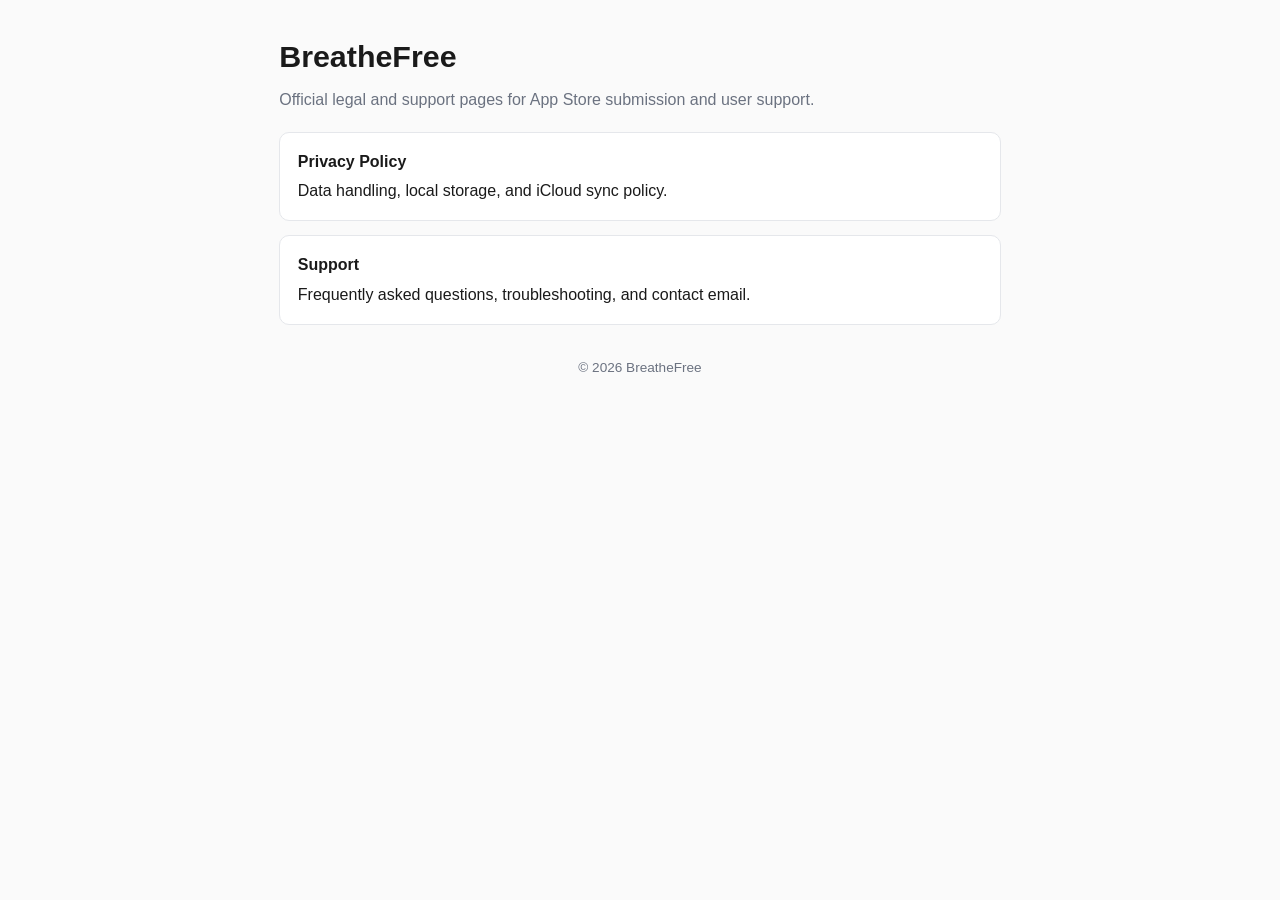
<file: index.html>
<!DOCTYPE html>
<html lang="en">
<head>
  <meta charset="UTF-8">
  <meta name="viewport" content="width=device-width, initial-scale=1.0">
  <title>BreatheFree - Legal & Support</title>
  <style>
    :root {
      --bg: #fafafa;
      --text: #1a1a1a;
      --muted: #6b7280;
      --border: #e5e7eb;
      --accent: #10b981;
      --card-bg: #ffffff;
    }
    @media (prefers-color-scheme: dark) {
      :root {
        --bg: #111111;
        --text: #f0f0f0;
        --muted: #9ca3af;
        --border: #2d2d2d;
        --accent: #34d399;
        --card-bg: #1a1a1a;
      }
    }
    * { box-sizing: border-box; margin: 0; padding: 0; }
    body {
      font-family: -apple-system, BlinkMacSystemFont, "SF Pro Text", "Helvetica Neue", sans-serif;
      background: var(--bg);
      color: var(--text);
      line-height: 1.6;
      padding: 2rem 1.2rem;
      max-width: 760px;
      margin: 0 auto;
    }
    h1 { font-size: 1.9rem; margin-bottom: 0.4rem; }
    p { color: var(--muted); margin-bottom: 1rem; }
    .grid {
      display: grid;
      gap: 0.9rem;
      margin-top: 1.2rem;
    }
    .card {
      background: var(--card-bg);
      border: 1px solid var(--border);
      border-radius: 10px;
      padding: 1rem 1.1rem;
      text-decoration: none;
      color: inherit;
      display: block;
      transition: border-color 0.2s ease;
    }
    .card:hover {
      border-color: var(--accent);
    }
    .card strong {
      color: var(--text);
      display: block;
      margin-bottom: 0.25rem;
    }
    .small {
      margin-top: 2rem;
      font-size: 0.85rem;
      color: var(--muted);
      text-align: center;
    }
  </style>
</head>
<body>
  <h1>BreatheFree</h1>
  <p>Official legal and support pages for App Store submission and user support.</p>

  <div class="grid">
    <a class="card" href="privacy-policy.html">
      <strong>Privacy Policy</strong>
      Data handling, local storage, and iCloud sync policy.
    </a>
    <a class="card" href="support.html">
      <strong>Support</strong>
      Frequently asked questions, troubleshooting, and contact email.
    </a>
  </div>

  <p class="small">© 2026 BreatheFree</p>
</body>
</html>
</file>
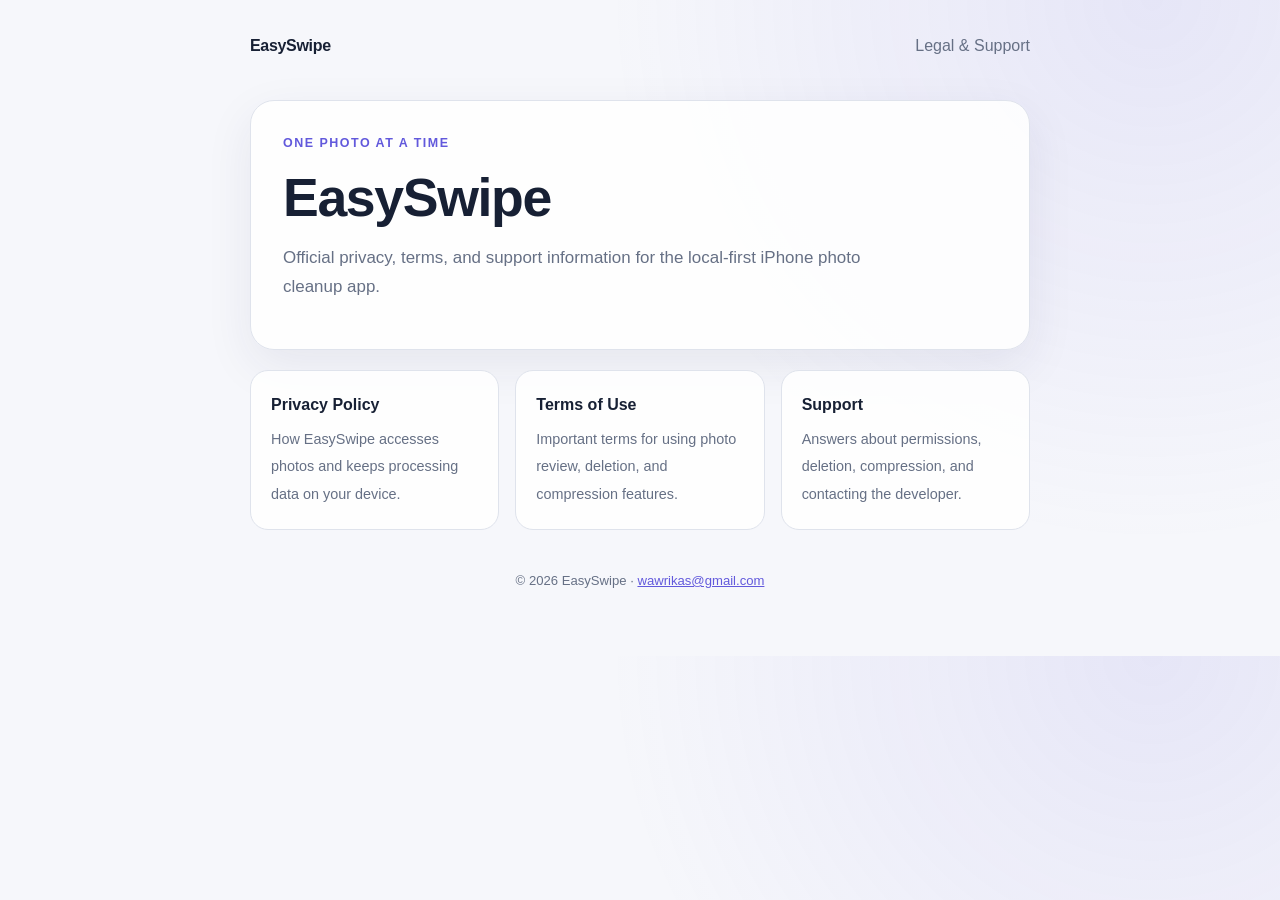
<file: photo_card/index.html>
<!doctype html>
<html lang="en">
<head>
  <meta charset="utf-8">
  <meta name="viewport" content="width=device-width, initial-scale=1">
  <meta name="description" content="Official privacy, terms, and support pages for EasySwipe.">
  <title>EasySwipe — Legal & Support</title>
  <link rel="stylesheet" href="styles.css">
</head>
<body>
  <main class="shell">
    <header class="topbar">
      <a class="brand" href="./">EasySwipe</a>
      <span class="muted">Legal &amp; Support</span>
    </header>

    <section class="hero">
      <p class="eyebrow">One photo at a time</p>
      <h1>EasySwipe</h1>
      <p class="lead">Official privacy, terms, and support information for the local-first iPhone photo cleanup app.</p>
    </section>

    <nav class="grid" aria-label="Legal and support pages">
      <a class="card" href="privacy-policy.html">
        <strong>Privacy Policy</strong>
        <span>How EasySwipe accesses photos and keeps processing data on your device.</span>
      </a>
      <a class="card" href="terms-of-use.html">
        <strong>Terms of Use</strong>
        <span>Important terms for using photo review, deletion, and compression features.</span>
      </a>
      <a class="card" href="support.html">
        <strong>Support</strong>
        <span>Answers about permissions, deletion, compression, and contacting the developer.</span>
      </a>
    </nav>

    <footer>© 2026 EasySwipe · <a href="mailto:wawrikas@gmail.com">wawrikas@gmail.com</a></footer>
  </main>
</body>
</html>
</file>
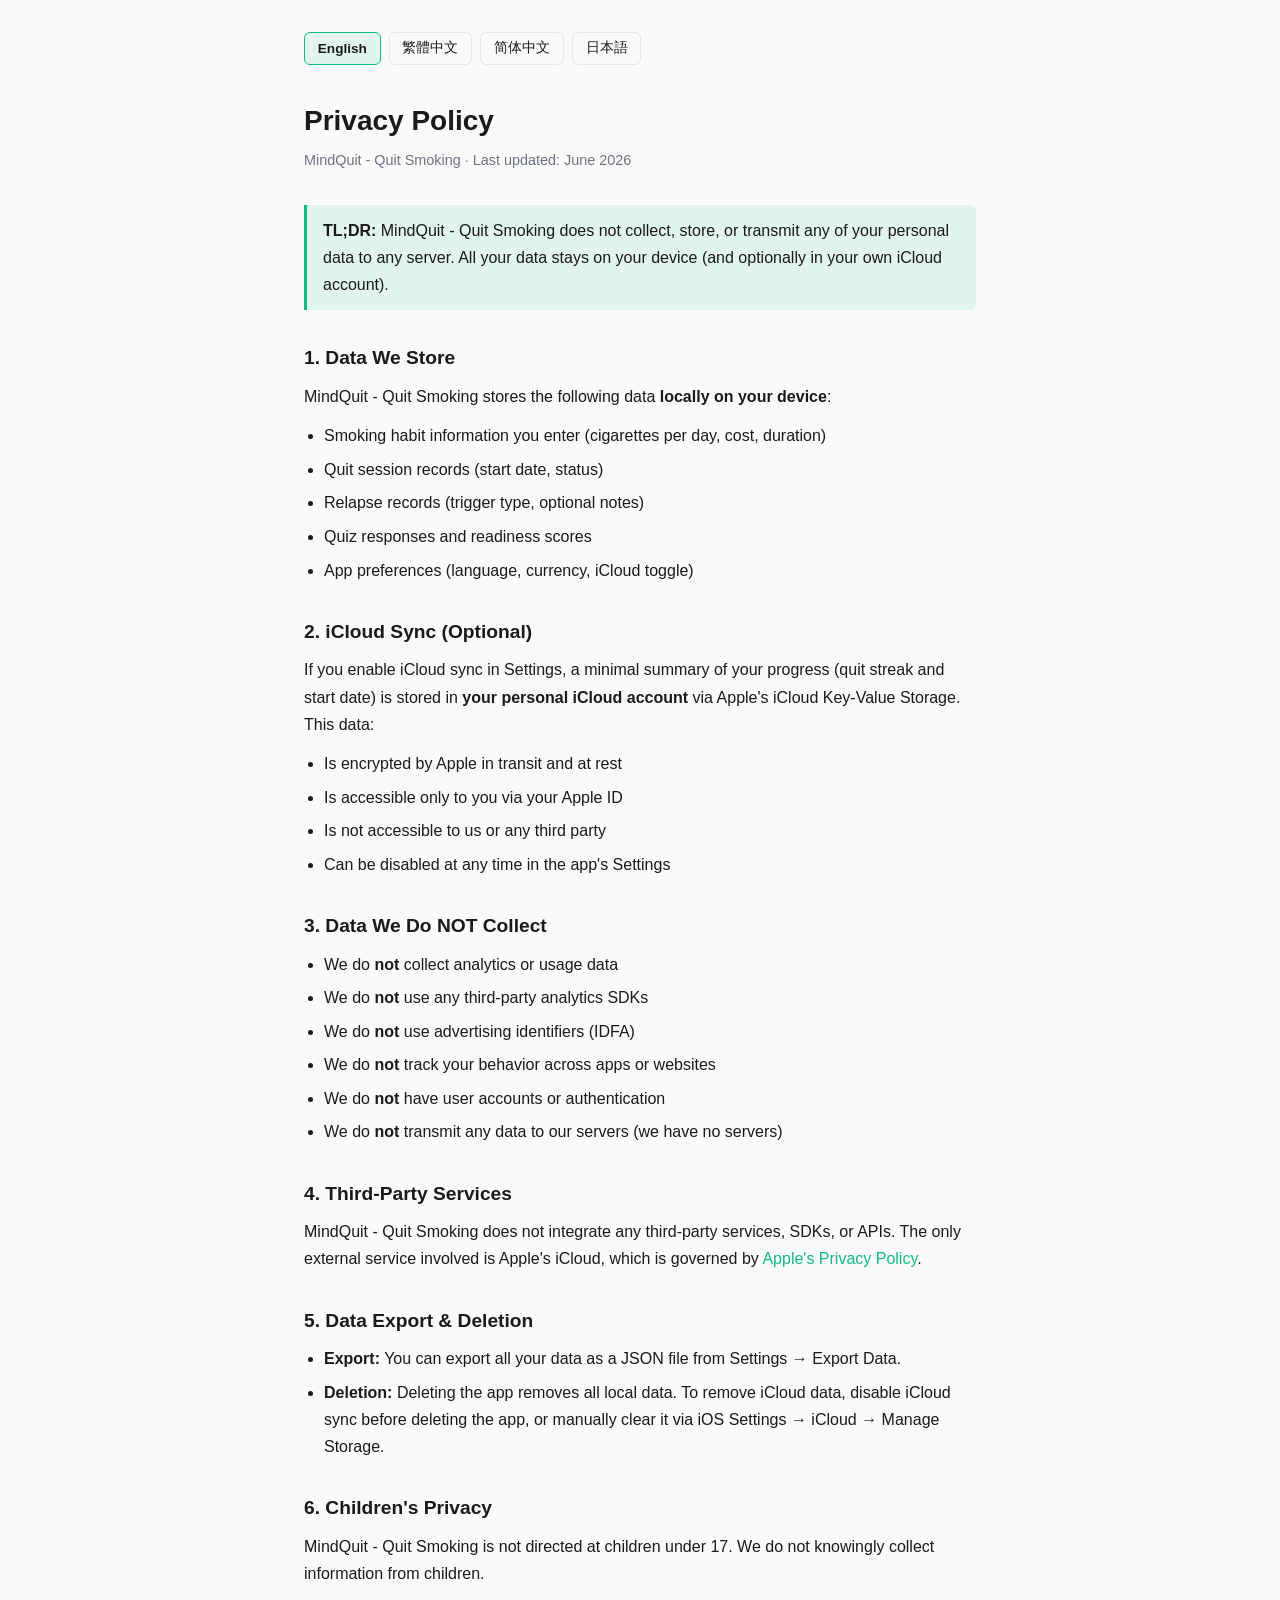
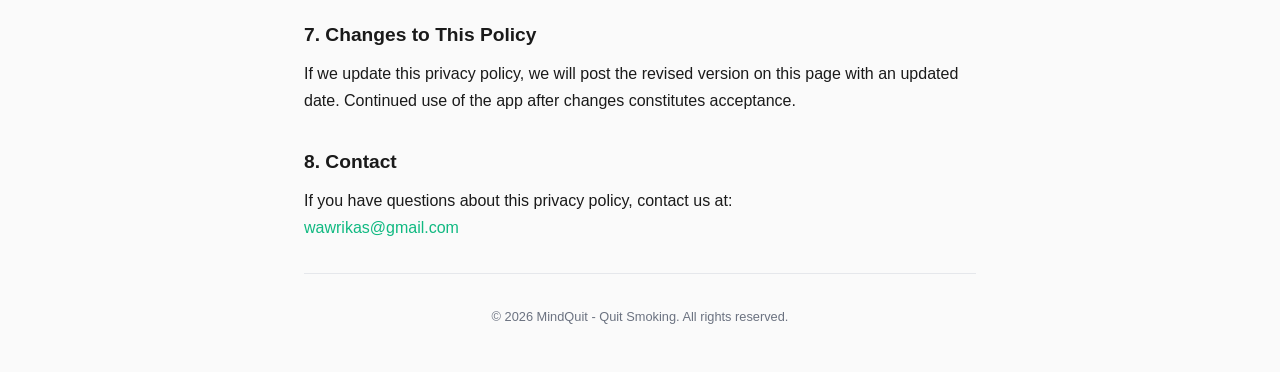
<file: privacy-policy.html>
<!DOCTYPE html>
<html lang="en">
<head>
    <meta charset="UTF-8">
    <meta name="viewport" content="width=device-width, initial-scale=1.0">
    <title>MindQuit - Quit Smoking — Privacy Policy</title>
    <style>
        :root {
            --bg: #fafafa;
            --text: #1a1a1a;
            --muted: #6b7280;
            --border: #e5e7eb;
            --accent: #10b981;
        }
        @media (prefers-color-scheme: dark) {
            :root {
                --bg: #111111;
                --text: #f0f0f0;
                --muted: #9ca3af;
                --border: #2d2d2d;
                --accent: #34d399;
            }
        }
        * { margin: 0; padding: 0; box-sizing: border-box; }
        body {
            font-family: -apple-system, BlinkMacSystemFont, "SF Pro Text", "Helvetica Neue", sans-serif;
            background: var(--bg);
            color: var(--text);
            line-height: 1.7;
            padding: 2rem 1.5rem;
            max-width: 720px;
            margin: 0 auto;
        }
        h1 { font-size: 1.75rem; font-weight: 700; margin-bottom: 0.25rem; }
        h2 { font-size: 1.2rem; font-weight: 600; margin-top: 2rem; margin-bottom: 0.5rem; }
        p, li { font-size: 1rem; color: var(--text); margin-bottom: 0.75rem; }
        ul { padding-left: 1.25rem; }
        li { margin-bottom: 0.4rem; }
        .subtitle { color: var(--muted); font-size: 0.9rem; margin-bottom: 2rem; }
        .highlight {
            background: color-mix(in srgb, var(--accent) 10%, transparent);
            border-left: 3px solid var(--accent);
            padding: 0.75rem 1rem;
            border-radius: 0 6px 6px 0;
            margin: 1rem 0;
        }
        .highlight p { margin-bottom: 0; }
        a { color: var(--accent); text-decoration: none; }
        a:hover { text-decoration: underline; }
        hr { border: none; border-top: 1px solid var(--border); margin: 2rem 0; }
        .lang-switcher {
            display: flex;
            gap: 0.5rem;
            margin-bottom: 2rem;
            flex-wrap: wrap;
        }
        .lang-switcher button {
            padding: 0.4rem 0.8rem;
            border: 1px solid var(--border);
            border-radius: 6px;
            background: var(--bg);
            color: var(--text);
            cursor: pointer;
            font-size: 0.85rem;
        }
        .lang-switcher button.active {
            border-color: var(--accent);
            background: color-mix(in srgb, var(--accent) 10%, transparent);
            font-weight: 600;
        }
        .lang-section { display: none; }
        .lang-section.active { display: block; }
    </style>
</head>
<body>

<div class="lang-switcher">
    <button class="active" onclick="switchLang(event, 'en')">English</button>
    <button onclick="switchLang(event, 'zh-hant')">繁體中文</button>
    <button onclick="switchLang(event, 'zh-hans')">简体中文</button>
    <button onclick="switchLang(event, 'ja')">日本語</button>
</div>

<!-- English -->
<div id="lang-en" class="lang-section active">
    <h1>Privacy Policy</h1>
    <p class="subtitle">MindQuit - Quit Smoking · Last updated: June 2026</p>

    <div class="highlight">
        <p><strong>TL;DR:</strong> MindQuit - Quit Smoking does not collect, store, or transmit any of your personal data to any server. All your data stays on your device (and optionally in your own iCloud account).</p>
    </div>

    <h2>1. Data We Store</h2>
    <p>MindQuit - Quit Smoking stores the following data <strong>locally on your device</strong>:</p>
    <ul>
        <li>Smoking habit information you enter (cigarettes per day, cost, duration)</li>
        <li>Quit session records (start date, status)</li>
        <li>Relapse records (trigger type, optional notes)</li>
        <li>Quiz responses and readiness scores</li>
        <li>App preferences (language, currency, iCloud toggle)</li>
    </ul>

    <h2>2. iCloud Sync (Optional)</h2>
    <p>If you enable iCloud sync in Settings, a minimal summary of your progress (quit streak and start date) is stored in <strong>your personal iCloud account</strong> via Apple's iCloud Key-Value Storage. This data:</p>
    <ul>
        <li>Is encrypted by Apple in transit and at rest</li>
        <li>Is accessible only to you via your Apple ID</li>
        <li>Is not accessible to us or any third party</li>
        <li>Can be disabled at any time in the app's Settings</li>
    </ul>

    <h2>3. Data We Do NOT Collect</h2>
    <ul>
        <li>We do <strong>not</strong> collect analytics or usage data</li>
        <li>We do <strong>not</strong> use any third-party analytics SDKs</li>
        <li>We do <strong>not</strong> use advertising identifiers (IDFA)</li>
        <li>We do <strong>not</strong> track your behavior across apps or websites</li>
        <li>We do <strong>not</strong> have user accounts or authentication</li>
        <li>We do <strong>not</strong> transmit any data to our servers (we have no servers)</li>
    </ul>

    <h2>4. Third-Party Services</h2>
    <p>MindQuit - Quit Smoking does not integrate any third-party services, SDKs, or APIs. The only external service involved is Apple's iCloud, which is governed by <a href="https://www.apple.com/legal/privacy/" target="_blank">Apple's Privacy Policy</a>.</p>

    <h2>5. Data Export & Deletion</h2>
    <ul>
        <li><strong>Export:</strong> You can export all your data as a JSON file from Settings → Export Data.</li>
        <li><strong>Deletion:</strong> Deleting the app removes all local data. To remove iCloud data, disable iCloud sync before deleting the app, or manually clear it via iOS Settings → iCloud → Manage Storage.</li>
    </ul>

    <h2>6. Children's Privacy</h2>
    <p>MindQuit - Quit Smoking is not directed at children under 17. We do not knowingly collect information from children.</p>

    <h2>7. Changes to This Policy</h2>
    <p>If we update this privacy policy, we will post the revised version on this page with an updated date. Continued use of the app after changes constitutes acceptance.</p>

    <h2>8. Contact</h2>
    <p>If you have questions about this privacy policy, contact us at:<br>
    <a href="mailto:wawrikas@gmail.com">wawrikas@gmail.com</a></p>
</div>

<!-- Traditional Chinese -->
<div id="lang-zh-hant" class="lang-section">
    <h1>隱私權政策</h1>
    <p class="subtitle">MindQuit - Quit Smoking · 最後更新：2026 年 6 月</p>

    <div class="highlight">
        <p><strong>簡而言之：</strong>MindQuit - Quit Smoking 不會收集、儲存或傳輸任何個人資料到任何伺服器。你的所有資料只存在於你的裝置上（以及可選的你自己的 iCloud 帳號）。</p>
    </div>

    <h2>1. 我們儲存的資料</h2>
    <p>MindQuit - Quit Smoking 將以下資料<strong>儲存在你的裝置本地</strong>：</p>
    <ul>
        <li>你輸入的吸菸習慣資訊（每日支數、費用、吸菸時長）</li>
        <li>戒菸紀錄（開始日期、狀態）</li>
        <li>復吸紀錄（觸發因素類型、備註）</li>
        <li>測驗回答和準備度分數</li>
        <li>App 偏好設定（語言、幣別、iCloud 開關）</li>
    </ul>

    <h2>2. iCloud 同步（可選）</h2>
    <p>如果你在設定中啟用 iCloud 同步，你的進度摘要（戒菸天數和開始日期）會透過 Apple 的 iCloud 鍵值儲存空間儲存在<strong>你個人的 iCloud 帳號</strong>中。這些資料：</p>
    <ul>
        <li>由 Apple 在傳輸和靜態時加密</li>
        <li>只有你透過你的 Apple ID 才能存取</li>
        <li>我們或任何第三方無法存取</li>
        <li>可隨時在 App 設定中停用</li>
    </ul>

    <h2>3. 我們不收集的資料</h2>
    <ul>
        <li>我們<strong>不</strong>收集分析或使用資料</li>
        <li>我們<strong>不</strong>使用任何第三方分析 SDK</li>
        <li>我們<strong>不</strong>使用廣告識別碼（IDFA）</li>
        <li>我們<strong>不</strong>追蹤你在不同 App 或網站上的行為</li>
        <li>我們<strong>不</strong>提供使用者帳號或認證系統</li>
        <li>我們<strong>不</strong>向任何伺服器傳輸資料（我們沒有伺服器）</li>
    </ul>

    <h2>4. 第三方服務</h2>
    <p>MindQuit - Quit Smoking 未整合任何第三方服務、SDK 或 API。唯一涉及的外部服務是 Apple 的 iCloud，受 <a href="https://www.apple.com/legal/privacy/" target="_blank">Apple 隱私政策</a>管轄。</p>

    <h2>5. 資料匯出與刪除</h2>
    <ul>
        <li><strong>匯出：</strong>你可以從設定 → 匯出資料，將所有資料匯出為 JSON 檔案。</li>
        <li><strong>刪除：</strong>刪除 App 即移除所有本地資料。如需移除 iCloud 資料，請在刪除 App 前停用 iCloud 同步，或透過 iOS 設定 → iCloud → 管理儲存空間手動清除。</li>
    </ul>

    <h2>6. 兒童隱私</h2>
    <p>MindQuit - Quit Smoking 並非針對 17 歲以下兒童。我們不會有意收集兒童的資訊。</p>

    <h2>7. 政策變更</h2>
    <p>如果我們更新此隱私政策，將在此頁面發布修訂版本並更新日期。在變更後繼續使用 App 即表示接受修訂內容。</p>

    <h2>8. 聯絡方式</h2>
    <p>如果你對此隱私政策有任何疑問，請聯絡：<br>
    <a href="mailto:wawrikas@gmail.com">wawrikas@gmail.com</a></p>
</div>

<!-- Simplified Chinese -->
<div id="lang-zh-hans" class="lang-section">
    <h1>隐私政策</h1>
    <p class="subtitle">MindQuit - Quit Smoking · 最后更新：2026 年 6 月</p>

    <div class="highlight">
        <p><strong>简而言之：</strong>MindQuit - Quit Smoking 不会收集、存储或传输任何个人数据到任何服务器。你的所有数据只保存在你的设备上（以及可选的你自己的 iCloud 账号）。</p>
    </div>

    <h2>1. 我们存储的数据</h2>
    <p>MindQuit - Quit Smoking 将以下数据<strong>存储在你的设备本地</strong>：</p>
    <ul>
        <li>你输入的吸烟习惯信息（每日支数、费用、吸烟时长）</li>
        <li>戒烟记录（开始日期、状态）</li>
        <li>复吸记录（触发因素类型、备注）</li>
        <li>测验回答和准备度分数</li>
        <li>App 偏好设置（语言、币种、iCloud 开关）</li>
    </ul>

    <h2>2. iCloud 同步（可选）</h2>
    <p>如果你在设置中启用 iCloud 同步，你的进度摘要（戒烟天数和开始日期）会通过 Apple 的 iCloud 键值存储空间保存到<strong>你个人的 iCloud 账号</strong>中。这些数据：</p>
    <ul>
        <li>由 Apple 在传输和静态存储时加密</li>
        <li>仅你可通过 Apple ID 访问</li>
        <li>我们或任何第三方都无法访问</li>
        <li>可随时在 App 设置中停用</li>
    </ul>

    <h2>3. 我们不收集的数据</h2>
    <ul>
        <li>我们<strong>不</strong>收集分析或使用数据</li>
        <li>我们<strong>不</strong>使用任何第三方分析 SDK</li>
        <li>我们<strong>不</strong>使用广告标识符（IDFA）</li>
        <li>我们<strong>不</strong>跟踪你在不同 App 或网站上的行为</li>
        <li>我们<strong>不</strong>提供用户账号或认证系统</li>
        <li>我们<strong>不</strong>向任何服务器传输数据（我们没有服务器）</li>
    </ul>

    <h2>4. 第三方服务</h2>
    <p>MindQuit - Quit Smoking 未集成任何第三方服务、SDK 或 API。唯一涉及的外部服务是 Apple 的 iCloud，受 <a href="https://www.apple.com/legal/privacy/" target="_blank">Apple 隐私政策</a>约束。</p>

    <h2>5. 数据导出与删除</h2>
    <ul>
        <li><strong>导出：</strong>你可以在设置 → 导出数据，将所有数据导出为 JSON 文件。</li>
        <li><strong>删除：</strong>删除 App 会移除所有本地数据。如需同时移除 iCloud 数据，请先在删除 App 前停用 iCloud 同步，或通过 iOS 设置 → iCloud → 管理存储空间手动清除。</li>
    </ul>

    <h2>6. 儿童隐私</h2>
    <p>MindQuit - Quit Smoking 不面向 17 岁以下儿童。我们不会有意收集儿童信息。</p>

    <h2>7. 政策变更</h2>
    <p>如果我们更新本隐私政策，会在本页面发布修订版本并更新日期。变更后继续使用 App 即表示你接受修订内容。</p>

    <h2>8. 联系方式</h2>
    <p>如果你对本隐私政策有任何疑问，请联系：<br>
    <a href="mailto:wawrikas@gmail.com">wawrikas@gmail.com</a></p>
</div>

<!-- Japanese -->
<div id="lang-ja" class="lang-section">
    <h1>プライバシーポリシー</h1>
    <p class="subtitle">MindQuit - Quit Smoking · 最終更新：2026年6月</p>

    <div class="highlight">
        <p><strong>要約：</strong>MindQuit - Quit Smokingは、お客様の個人データをいかなるサーバーにも収集、保存、送信しません。すべてのデータはお客様のデバイス上（およびオプションでお客様自身のiCloudアカウント）にのみ保存されます。</p>
    </div>

    <h2>1. 保存するデータ</h2>
    <p>MindQuit - Quit Smokingは以下のデータを<strong>お客様のデバイスにローカル保存</strong>します：</p>
    <ul>
        <li>入力された喫煙習慣情報（1日の本数、費用、喫煙期間）</li>
        <li>禁煙セッション記録（開始日、ステータス）</li>
        <li>再喫煙記録（トリガータイプ、任意のメモ）</li>
        <li>クイズの回答と準備度スコア</li>
        <li>アプリ設定（言語、通貨、iCloud切替）</li>
    </ul>

    <h2>2. iCloud同期（オプション）</h2>
    <p>設定でiCloud同期を有効にすると、進捗の要約（禁煙日数と開始日）がAppleのiCloudキーバリューストレージを通じて<strong>お客様個人のiCloudアカウント</strong>に保存されます。このデータは：</p>
    <ul>
        <li>Appleにより転送時・保存時ともに暗号化されます</li>
        <li>お客様のApple IDを通じてのみアクセス可能です</li>
        <li>当社または第三者はアクセスできません</li>
        <li>アプリの設定からいつでも無効にできます</li>
    </ul>

    <h2>3. 収集しないデータ</h2>
    <ul>
        <li>アナリティクスや利用データを収集<strong>しません</strong></li>
        <li>サードパーティのアナリティクスSDKを使用<strong>しません</strong></li>
        <li>広告識別子（IDFA）を使用<strong>しません</strong></li>
        <li>アプリやウェブサイト間での行動を追跡<strong>しません</strong></li>
        <li>ユーザーアカウントや認証システムは<strong>ありません</strong></li>
        <li>いかなるサーバーにもデータを送信<strong>しません</strong>（サーバーを持っていません）</li>
    </ul>

    <h2>4. サードパーティサービス</h2>
    <p>MindQuit - Quit Smokingはサードパーティのサービス、SDK、APIを一切統合していません。関連する唯一の外部サービスはAppleのiCloudであり、<a href="https://www.apple.com/legal/privacy/" target="_blank">Appleのプライバシーポリシー</a>に準拠します。</p>

    <h2>5. データのエクスポートと削除</h2>
    <ul>
        <li><strong>エクスポート：</strong>設定→データエクスポートから、すべてのデータをJSONファイルとしてエクスポートできます。</li>
        <li><strong>削除：</strong>アプリを削除するとすべてのローカルデータが削除されます。iCloudデータを削除するには、アプリ削除前にiCloud同期を無効にするか、iOS設定→iCloud→ストレージ管理から手動で削除してください。</li>
    </ul>

    <h2>6. 児童のプライバシー</h2>
    <p>MindQuit - Quit Smokingは17歳未満の児童を対象としていません。児童の情報を意図的に収集することはありません。</p>

    <h2>7. ポリシーの変更</h2>
    <p>本プライバシーポリシーを更新する場合、日付を更新してこのページに掲載します。変更後のアプリの継続使用は、改訂内容の承諾とみなされます。</p>

    <h2>8. お問い合わせ</h2>
    <p>本プライバシーポリシーについてご質問がある場合：<br>
    <a href="mailto:wawrikas@gmail.com">wawrikas@gmail.com</a></p>
</div>

<hr>
<p style="color: var(--muted); font-size: 0.8rem; text-align: center;">© 2026 MindQuit - Quit Smoking. All rights reserved.</p>

<script>
function switchLang(event, lang) {
    document.querySelectorAll(".lang-section").forEach(el => el.classList.remove("active"));
    document.querySelectorAll(".lang-switcher button").forEach(el => el.classList.remove("active"));
    document.getElementById("lang-" + lang).classList.add("active");
    event.currentTarget.classList.add("active");
}
</script>
</body>
</html>
</file>
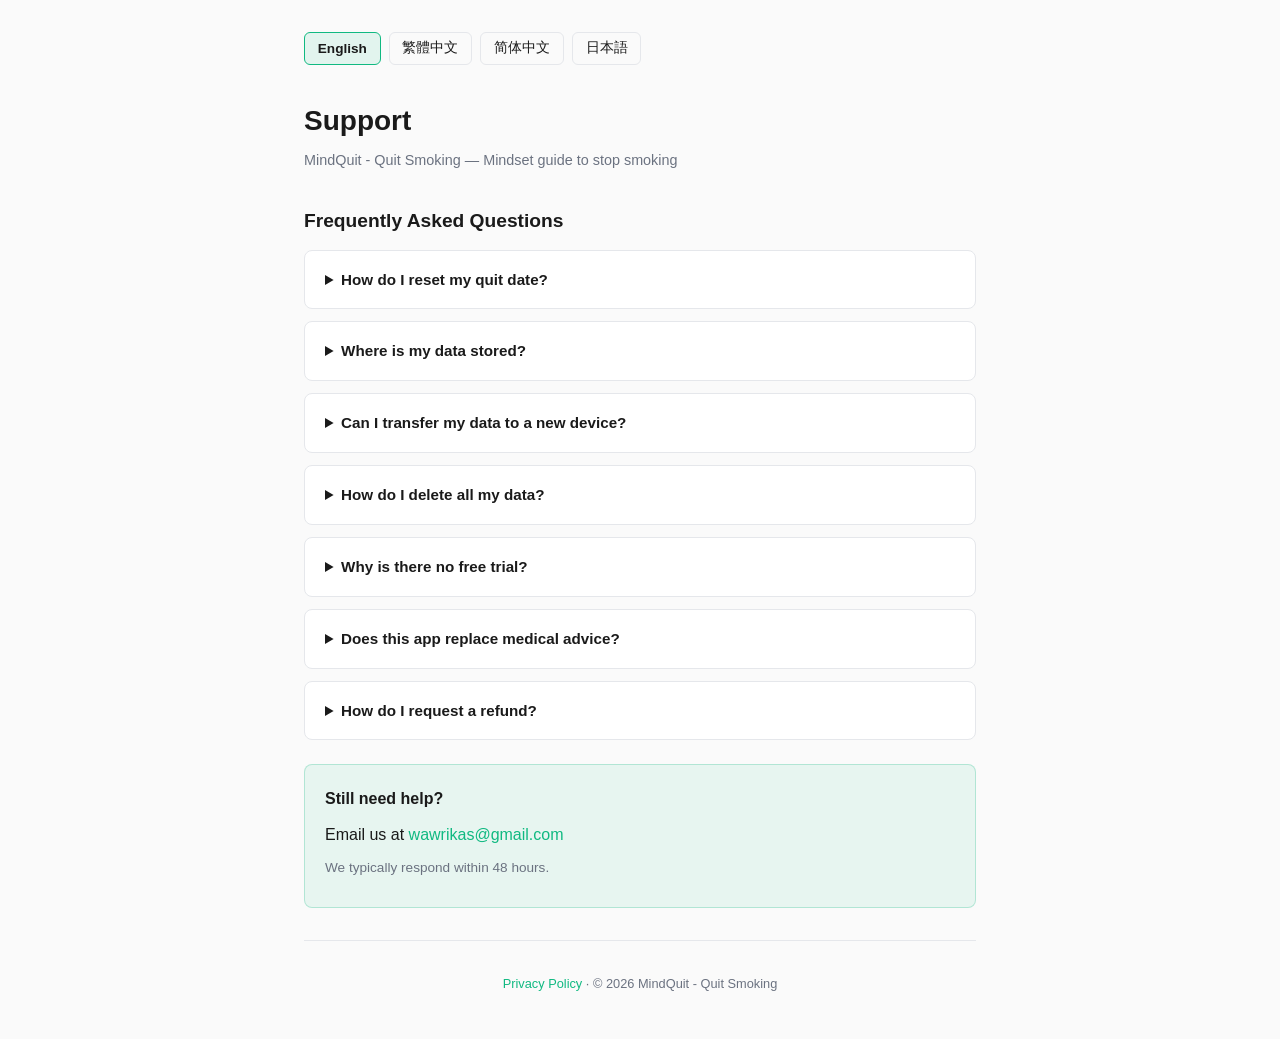
<file: support.html>
<!DOCTYPE html>
<html lang="en">
<head>
    <meta charset="UTF-8">
    <meta name="viewport" content="width=device-width, initial-scale=1.0">
    <title>MindQuit - Quit Smoking — Support</title>
    <style>
        :root {
            --bg: #fafafa;
            --text: #1a1a1a;
            --muted: #6b7280;
            --border: #e5e7eb;
            --accent: #10b981;
            --card-bg: #ffffff;
        }
        @media (prefers-color-scheme: dark) {
            :root {
                --bg: #111111;
                --text: #f0f0f0;
                --muted: #9ca3af;
                --border: #2d2d2d;
                --accent: #34d399;
                --card-bg: #1a1a1a;
            }
        }
        * { margin: 0; padding: 0; box-sizing: border-box; }
        body {
            font-family: -apple-system, BlinkMacSystemFont, "SF Pro Text", "Helvetica Neue", sans-serif;
            background: var(--bg);
            color: var(--text);
            line-height: 1.7;
            padding: 2rem 1.5rem;
            max-width: 720px;
            margin: 0 auto;
        }
        h1 { font-size: 1.75rem; font-weight: 700; margin-bottom: 0.25rem; }
        h2 { font-size: 1.2rem; font-weight: 600; margin-top: 2rem; margin-bottom: 0.75rem; }
        p { margin-bottom: 0.75rem; }
        .subtitle { color: var(--muted); font-size: 0.9rem; margin-bottom: 2rem; }
        a { color: var(--accent); text-decoration: none; }
        a:hover { text-decoration: underline; }
        hr { border: none; border-top: 1px solid var(--border); margin: 2rem 0; }
        .faq-item {
            background: var(--card-bg);
            border: 1px solid var(--border);
            border-radius: 8px;
            padding: 1rem 1.25rem;
            margin-bottom: 0.75rem;
        }
        .faq-item summary {
            font-weight: 600;
            cursor: pointer;
            font-size: 0.95rem;
        }
        .faq-item p {
            margin-top: 0.5rem;
            color: var(--muted);
            font-size: 0.9rem;
        }
        .contact-card {
            background: color-mix(in srgb, var(--accent) 8%, transparent);
            border: 1px solid color-mix(in srgb, var(--accent) 25%, transparent);
            border-radius: 8px;
            padding: 1.25rem;
            margin-top: 1.5rem;
        }
        .contact-card p { margin-bottom: 0.5rem; }
        .lang-switcher {
            display: flex;
            gap: 0.5rem;
            margin-bottom: 2rem;
            flex-wrap: wrap;
        }
        .lang-switcher button {
            padding: 0.4rem 0.8rem;
            border: 1px solid var(--border);
            border-radius: 6px;
            background: var(--bg);
            color: var(--text);
            cursor: pointer;
            font-size: 0.85rem;
        }
        .lang-switcher button.active {
            border-color: var(--accent);
            background: color-mix(in srgb, var(--accent) 10%, transparent);
            font-weight: 600;
        }
        .lang-section { display: none; }
        .lang-section.active { display: block; }
    </style>
</head>
<body>

<div class="lang-switcher">
    <button class="active" onclick="switchLang(event, 'en')">English</button>
    <button onclick="switchLang(event, 'zh-hant')">繁體中文</button>
    <button onclick="switchLang(event, 'zh-hans')">简体中文</button>
    <button onclick="switchLang(event, 'ja')">日本語</button>
</div>

<!-- English -->
<div id="lang-en" class="lang-section active">
    <h1>Support</h1>
    <p class="subtitle">MindQuit - Quit Smoking — Mindset guide to stop smoking</p>

    <h2>Frequently Asked Questions</h2>

    <details class="faq-item">
        <summary>How do I reset my quit date?</summary>
        <p>On the home screen, tap "Had a slip? It's okay to reset." at the bottom. This will record a relapse and offer you personalized support. You can then start a fresh quit session.</p>
    </details>

    <details class="faq-item">
        <summary>Where is my data stored?</summary>
        <p>All data is stored locally on your device. If you enable iCloud sync in Settings, a summary of your progress is also saved to your personal iCloud account. We never see or access your data.</p>
    </details>

    <details class="faq-item">
        <summary>Can I transfer my data to a new device?</summary>
        <p>Yes. You have two options: (1) Enable iCloud sync before switching devices, or (2) Use Settings → Export Data to save a JSON backup, then import it on your new device via Settings → Import Data.</p>
    </details>

    <details class="faq-item">
        <summary>How do I delete all my data?</summary>
        <p>Deleting the app removes all local data. To also remove iCloud data, go to Settings → disable iCloud sync before deleting the app, or clear it manually in iOS Settings → iCloud → Manage Storage.</p>
    </details>

    <details class="faq-item">
        <summary>Why is there no free trial?</summary>
        <p>MindQuit - Quit Smoking is a one-time purchase with no subscriptions. We believe in transparent pricing — you pay once and get everything, forever. No paywalls, no hidden costs.</p>
    </details>

    <details class="faq-item">
        <summary>Does this app replace medical advice?</summary>
        <p>No. MindQuit - Quit Smoking is a self-help tool based on cognitive restructuring techniques. It is not a substitute for professional medical advice. If you have health concerns related to smoking, please consult your doctor.</p>
    </details>

    <details class="faq-item">
        <summary>How do I request a refund?</summary>
        <p>Refunds are handled by Apple. Visit <a href="https://reportaproblem.apple.com" target="_blank">reportaproblem.apple.com</a> and follow the instructions.</p>
    </details>

    <div class="contact-card">
        <p><strong>Still need help?</strong></p>
        <p>Email us at <a href="mailto:wawrikas@gmail.com">wawrikas@gmail.com</a></p>
        <p style="color: var(--muted); font-size: 0.85rem;">We typically respond within 48 hours.</p>
    </div>
</div>

<!-- Traditional Chinese -->
<div id="lang-zh-hant" class="lang-section">
    <h1>支援中心</h1>
    <p class="subtitle">MindQuit - Quit Smoking — 用心態引導戒菸</p>

    <h2>常見問題</h2>

    <details class="faq-item">
        <summary>如何重置戒菸日期？</summary>
        <p>在首頁底部點擊「不小心抽了？沒關係，可以重置。」，系統會記錄一次復吸並提供個人化支持。之後你可以開始新的戒菸旅程。</p>
    </details>

    <details class="faq-item">
        <summary>我的資料儲存在哪裡？</summary>
        <p>所有資料僅儲存在你的裝置上。如果你在設定中啟用 iCloud 同步，進度摘要也會保存到你個人的 iCloud 帳號。我們永遠不會查看或存取你的資料。</p>
    </details>

    <details class="faq-item">
        <summary>換新裝置時如何轉移資料？</summary>
        <p>有兩種方式：(1) 換機前啟用 iCloud 同步；(2) 使用設定 → 匯出資料保存 JSON 備份檔，在新裝置上透過設定 → 匯入資料恢復。</p>
    </details>

    <details class="faq-item">
        <summary>如何刪除所有資料？</summary>
        <p>刪除 App 即移除所有本地資料。如需同時移除 iCloud 資料，請先在設定中停用 iCloud 同步再刪除 App，或在 iOS 設定 → iCloud → 管理儲存空間中手動清除。</p>
    </details>

    <details class="faq-item">
        <summary>為什麼沒有免費試用？</summary>
        <p>MindQuit - Quit Smoking 採用一次性購買模式，無訂閱制。我們相信透明定價——一次付費即享全部功能，永久使用。無付費牆、無隱藏費用。</p>
    </details>

    <details class="faq-item">
        <summary>這個 App 能取代醫療建議嗎？</summary>
        <p>不能。MindQuit - Quit Smoking 是基於認知重塑技術的自助工具，不能替代專業醫療建議。如果你有與吸菸相關的健康疑慮，請諮詢醫生。</p>
    </details>

    <details class="faq-item">
        <summary>如何申請退款？</summary>
        <p>退款由 Apple 統一處理。請前往 <a href="https://reportaproblem.apple.com" target="_blank">reportaproblem.apple.com</a> 按照指引操作。</p>
    </details>

    <div class="contact-card">
        <p><strong>還需要幫助？</strong></p>
        <p>發送郵件至 <a href="mailto:wawrikas@gmail.com">wawrikas@gmail.com</a></p>
        <p style="color: var(--muted); font-size: 0.85rem;">我們通常在 48 小時內回覆。</p>
    </div>
</div>

<!-- Simplified Chinese -->
<div id="lang-zh-hans" class="lang-section">
    <h1>支持中心</h1>
    <p class="subtitle">MindQuit - Quit Smoking — 用心态引导戒烟</p>

    <h2>常见问题</h2>

    <details class="faq-item">
        <summary>如何重置戒烟日期？</summary>
        <p>在首页底部点击「不小心抽了？没关系，可以重置。」，系统会记录一次复吸并提供个性化支持。之后你可以开始新的戒烟旅程。</p>
    </details>

    <details class="faq-item">
        <summary>我的数据存储在哪里？</summary>
        <p>所有数据仅存储在你的设备上。如果你在设置中启用 iCloud 同步，进度摘要也会保存到你个人的 iCloud 账号。我们不会查看或访问你的数据。</p>
    </details>

    <details class="faq-item">
        <summary>换新设备时如何迁移数据？</summary>
        <p>有两种方式：(1) 换机前启用 iCloud 同步；(2) 使用设置 → 导出数据保存 JSON 备份文件，在新设备上通过设置 → 导入数据恢复。</p>
    </details>

    <details class="faq-item">
        <summary>如何删除所有数据？</summary>
        <p>删除 App 会移除所有本地数据。如需同时移除 iCloud 数据，请先在设置中停用 iCloud 同步再删除 App，或在 iOS 设置 → iCloud → 管理存储空间中手动清除。</p>
    </details>

    <details class="faq-item">
        <summary>为什么没有免费试用？</summary>
        <p>MindQuit - Quit Smoking 采用一次性购买模式，无订阅制。我们坚持透明定价——一次付费即可解锁全部功能，永久使用，无付费墙、无隐藏费用。</p>
    </details>

    <details class="faq-item">
        <summary>这个 App 能替代医疗建议吗？</summary>
        <p>不能。MindQuit - Quit Smoking 是基于认知重塑技术的自助工具，不能替代专业医疗建议。如果你有与吸烟相关的健康疑虑，请咨询医生。</p>
    </details>

    <details class="faq-item">
        <summary>如何申请退款？</summary>
        <p>退款由 Apple 统一处理。请前往 <a href="https://reportaproblem.apple.com" target="_blank">reportaproblem.apple.com</a> 按照指引操作。</p>
    </details>

    <div class="contact-card">
        <p><strong>还需要帮助？</strong></p>
        <p>发送邮件至 <a href="mailto:wawrikas@gmail.com">wawrikas@gmail.com</a></p>
        <p style="color: var(--muted); font-size: 0.85rem;">我们通常在 48 小时内回复。</p>
    </div>
</div>

<!-- Japanese -->
<div id="lang-ja" class="lang-section">
    <h1>サポート</h1>
    <p class="subtitle">MindQuit - Quit Smoking — マインドセットで禁煙へ</p>

    <h2>よくある質問</h2>

    <details class="faq-item">
        <summary>禁煙開始日をリセットするには？</summary>
        <p>ホーム画面下部の「吸ってしまった？大丈夫、リセットできます。」をタップしてください。再喫煙が記録され、パーソナライズされたサポートが提供されます。その後、新しい禁煙セッションを開始できます。</p>
    </details>

    <details class="faq-item">
        <summary>データはどこに保存されますか？</summary>
        <p>すべてのデータはデバイス上にのみ保存されます。設定でiCloud同期を有効にすると、進捗の要約がお客様個人のiCloudアカウントにも保存されます。当社がお客様のデータを閲覧・アクセスすることはありません。</p>
    </details>

    <details class="faq-item">
        <summary>新しいデバイスにデータを移行するには？</summary>
        <p>2つの方法があります：(1) 機種変更前にiCloud同期を有効にする、(2) 設定→データエクスポートでJSONバックアップを保存し、新しいデバイスで設定→データインポートから復元する。</p>
    </details>

    <details class="faq-item">
        <summary>すべてのデータを削除するには？</summary>
        <p>アプリを削除するとすべてのローカルデータが削除されます。iCloudデータも削除するには、アプリ削除前に設定でiCloud同期を無効にするか、iOS設定→iCloud→ストレージ管理から手動で削除してください。</p>
    </details>

    <details class="faq-item">
        <summary>無料トライアルがないのはなぜですか？</summary>
        <p>MindQuit - Quit Smokingは一度きりの購入でサブスクリプションはありません。透明な価格設定を信条としています——一度の支払いですべての機能を永久にご利用いただけます。</p>
    </details>

    <details class="faq-item">
        <summary>このアプリは医療アドバイスの代わりになりますか？</summary>
        <p>なりません。MindQuit - Quit Smokingは認知再構築技術に基づくセルフヘルプツールであり、専門的な医療アドバイスの代替ではありません。喫煙に関する健康上の懸念がある場合は、医師にご相談ください。</p>
    </details>

    <details class="faq-item">
        <summary>返金を申請するには？</summary>
        <p>返金はAppleが統一的に処理します。<a href="https://reportaproblem.apple.com" target="_blank">reportaproblem.apple.com</a> にアクセスし、手順に従ってください。</p>
    </details>

    <div class="contact-card">
        <p><strong>まだお困りですか？</strong></p>
        <p>メール：<a href="mailto:wawrikas@gmail.com">wawrikas@gmail.com</a></p>
        <p style="color: var(--muted); font-size: 0.85rem;">通常48時間以内に返信いたします。</p>
    </div>
</div>

<hr>
<p style="color: var(--muted); font-size: 0.8rem; text-align: center;">
    <a href="privacy-policy.html">Privacy Policy</a> · © 2026 MindQuit - Quit Smoking
</p>

<script>
function switchLang(event, lang) {
    document.querySelectorAll(".lang-section").forEach(el => el.classList.remove("active"));
    document.querySelectorAll(".lang-switcher button").forEach(el => el.classList.remove("active"));
    document.getElementById("lang-" + lang).classList.add("active");
    event.currentTarget.classList.add("active");
}
</script>
</body>
</html>
</file>
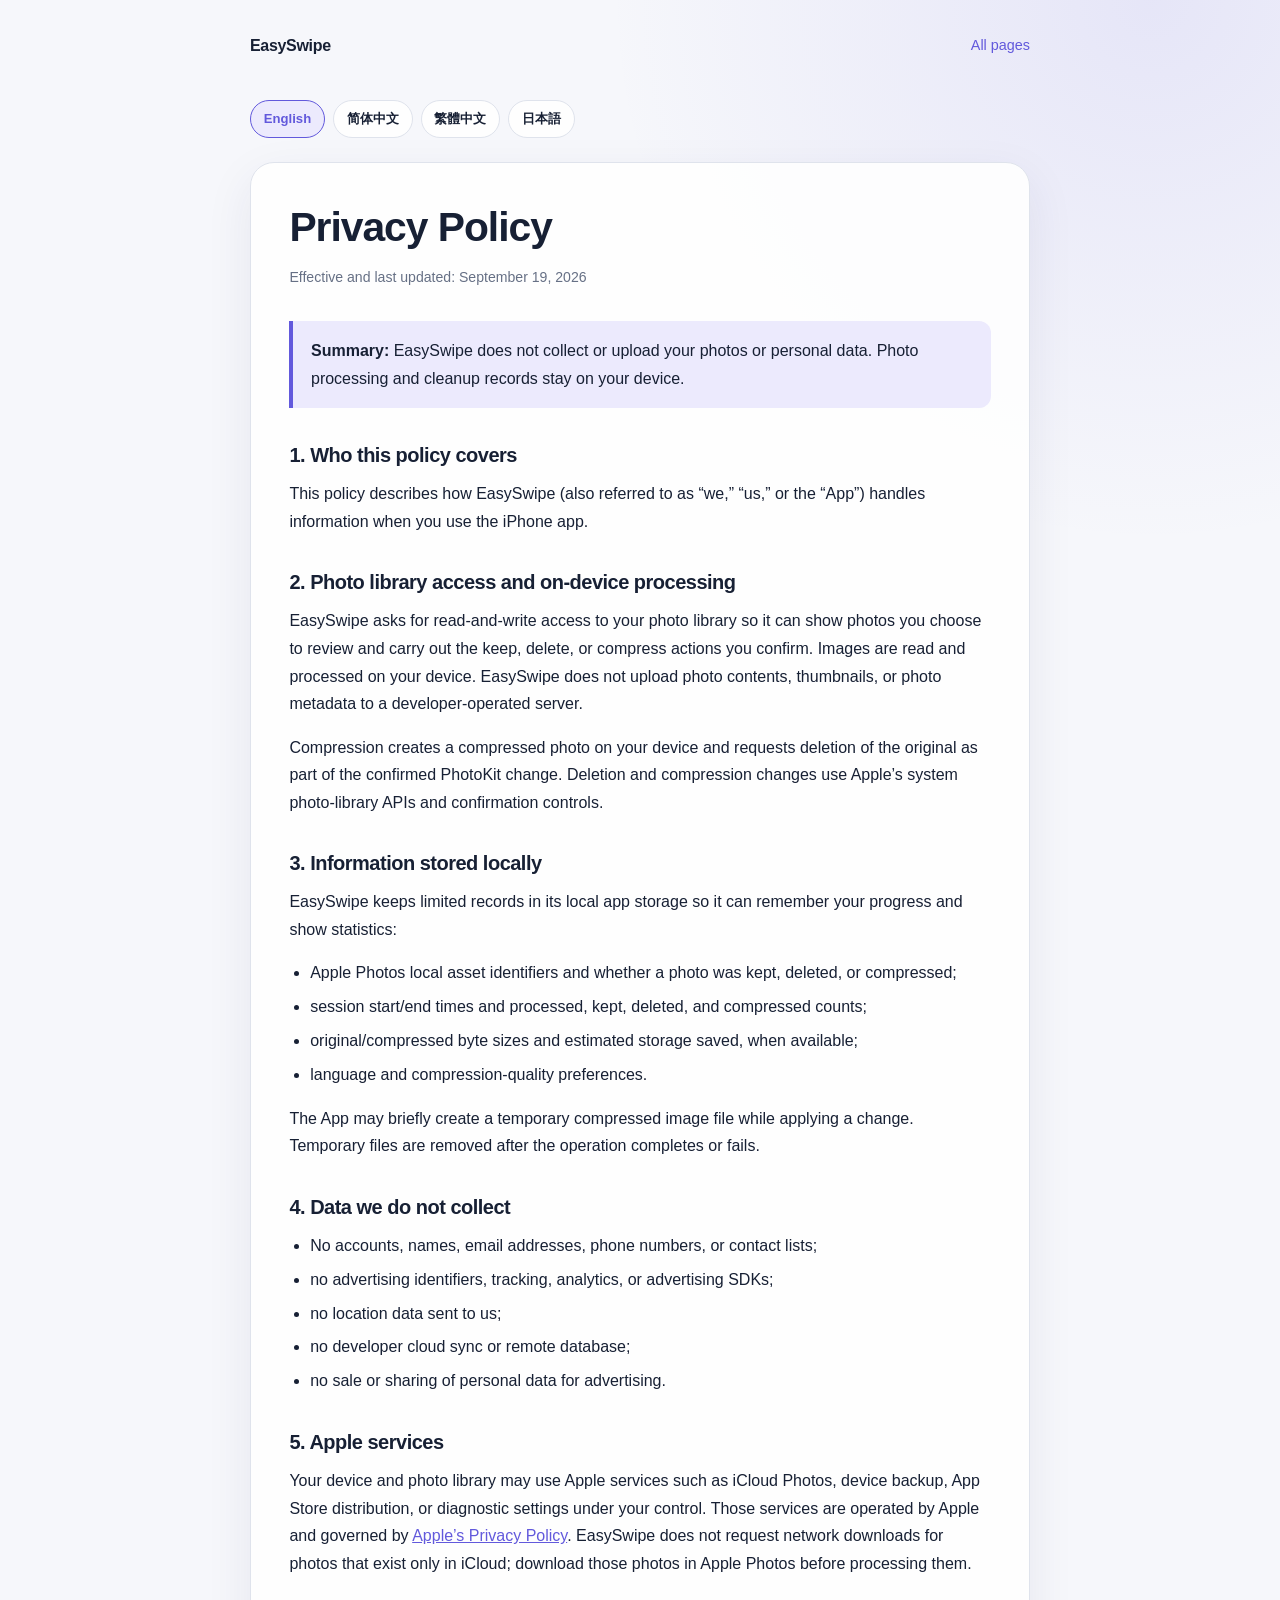
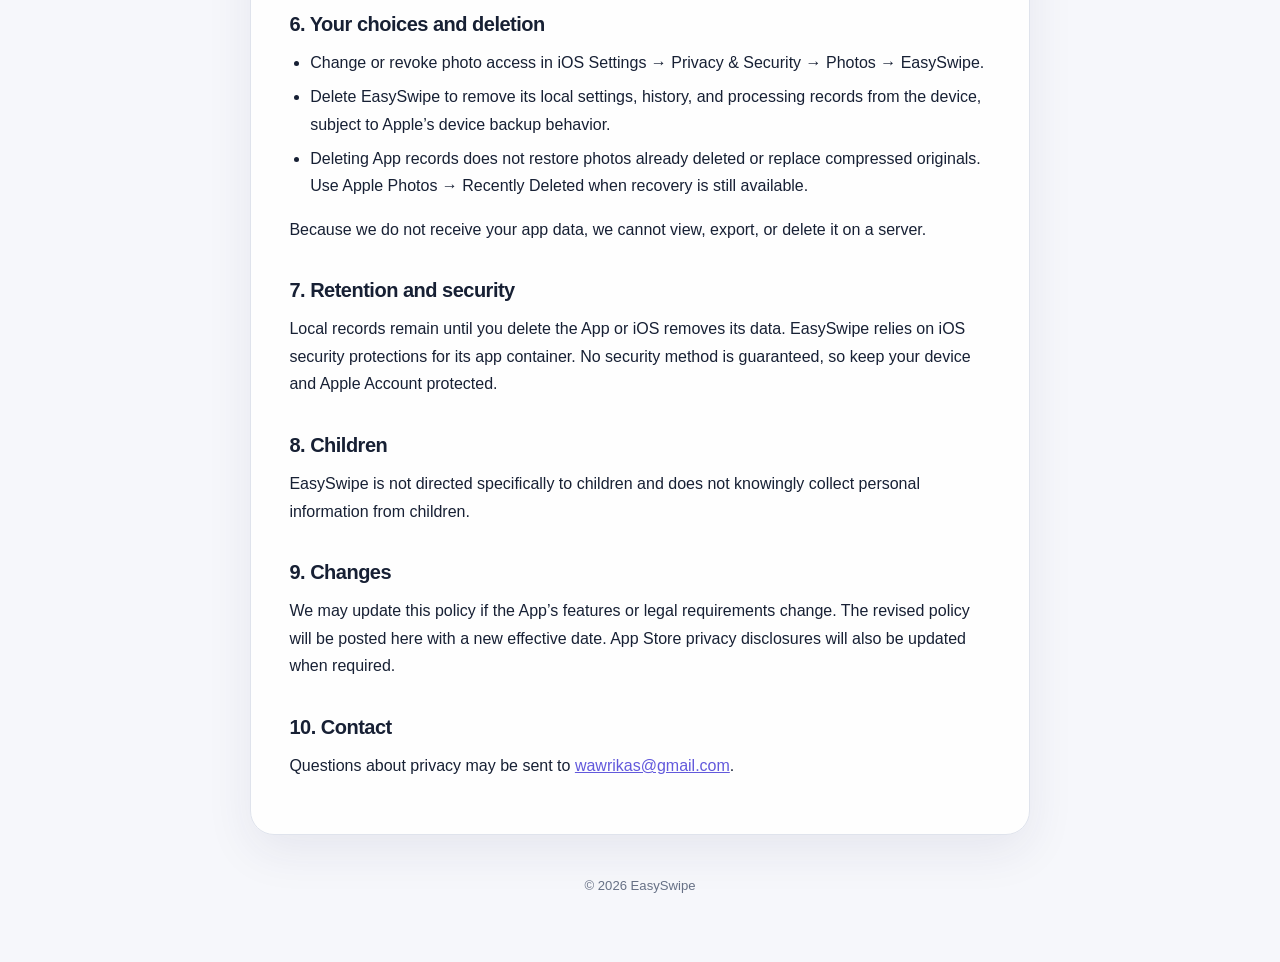
<file: photo_card/privacy-policy.html>
<!doctype html>
<html lang="en">
<head>
  <meta charset="utf-8">
  <meta name="viewport" content="width=device-width, initial-scale=1">
  <meta name="description" content="EasySwipe privacy policy.">
  <title>EasySwipe — Privacy Policy</title>
  <link rel="stylesheet" href="styles.css">
  <script src="site.js" defer></script>
</head>
<body>
  <main class="shell">
    <header class="topbar"><a class="brand" href="./">EasySwipe</a><a class="back-link" href="./">All pages</a></header>
    <nav class="language-picker" aria-label="Language">
      <button type="button" data-language="en" aria-pressed="true">English</button>
      <button type="button" data-language="zh-Hans" aria-pressed="false">简体中文</button>
      <button type="button" data-language="zh-Hant" aria-pressed="false">繁體中文</button>
      <button type="button" data-language="ja" aria-pressed="false">日本語</button>
    </nav>

    <article class="document language-section" data-language-section="en">
      <h1>Privacy Policy</h1><p class="updated">Effective and last updated: September 19, 2026</p>
      <div class="callout"><p><strong>Summary:</strong> EasySwipe does not collect or upload your photos or personal data. Photo processing and cleanup records stay on your device.</p></div>
      <h2>1. Who this policy covers</h2><p>This policy describes how EasySwipe (also referred to as “we,” “us,” or the “App”) handles information when you use the iPhone app.</p>
      <h2>2. Photo library access and on-device processing</h2><p>EasySwipe asks for read-and-write access to your photo library so it can show photos you choose to review and carry out the keep, delete, or compress actions you confirm. Images are read and processed on your device. EasySwipe does not upload photo contents, thumbnails, or photo metadata to a developer-operated server.</p>
      <p>Compression creates a compressed photo on your device and requests deletion of the original as part of the confirmed PhotoKit change. Deletion and compression changes use Apple’s system photo-library APIs and confirmation controls.</p>
      <h2>3. Information stored locally</h2><p>EasySwipe keeps limited records in its local app storage so it can remember your progress and show statistics:</p><ul><li>Apple Photos local asset identifiers and whether a photo was kept, deleted, or compressed;</li><li>session start/end times and processed, kept, deleted, and compressed counts;</li><li>original/compressed byte sizes and estimated storage saved, when available;</li><li>language and compression-quality preferences.</li></ul><p>The App may briefly create a temporary compressed image file while applying a change. Temporary files are removed after the operation completes or fails.</p>
      <h2>4. Data we do not collect</h2><ul><li>No accounts, names, email addresses, phone numbers, or contact lists;</li><li>no advertising identifiers, tracking, analytics, or advertising SDKs;</li><li>no location data sent to us;</li><li>no developer cloud sync or remote database;</li><li>no sale or sharing of personal data for advertising.</li></ul>
      <h2>5. Apple services</h2><p>Your device and photo library may use Apple services such as iCloud Photos, device backup, App Store distribution, or diagnostic settings under your control. Those services are operated by Apple and governed by <a href="https://www.apple.com/legal/privacy/" target="_blank" rel="noopener">Apple’s Privacy Policy</a>. EasySwipe does not request network downloads for photos that exist only in iCloud; download those photos in Apple Photos before processing them.</p>
      <h2>6. Your choices and deletion</h2><ul><li>Change or revoke photo access in iOS Settings → Privacy &amp; Security → Photos → EasySwipe.</li><li>Delete EasySwipe to remove its local settings, history, and processing records from the device, subject to Apple’s device backup behavior.</li><li>Deleting App records does not restore photos already deleted or replace compressed originals. Use Apple Photos → Recently Deleted when recovery is still available.</li></ul><p>Because we do not receive your app data, we cannot view, export, or delete it on a server.</p>
      <h2>7. Retention and security</h2><p>Local records remain until you delete the App or iOS removes its data. EasySwipe relies on iOS security protections for its app container. No security method is guaranteed, so keep your device and Apple Account protected.</p>
      <h2>8. Children</h2><p>EasySwipe is not directed specifically to children and does not knowingly collect personal information from children.</p>
      <h2>9. Changes</h2><p>We may update this policy if the App’s features or legal requirements change. The revised policy will be posted here with a new effective date. App Store privacy disclosures will also be updated when required.</p>
      <h2>10. Contact</h2><p>Questions about privacy may be sent to <a href="mailto:wawrikas@gmail.com">wawrikas@gmail.com</a>.</p>
    </article>

    <article class="document language-section" data-language-section="zh-Hans" hidden>
      <h1>隐私政策</h1><p class="updated">生效及最后更新日期：2026 年 9 月 19 日</p>
      <div class="callout"><p><strong>摘要：</strong>EasySwipe 不会收集或上传你的照片或个人数据。照片处理和整理记录仅保存在你的设备上。</p></div>
      <h2>1. 适用范围</h2><p>本政策说明 EasySwipe（以下简称“我们”或“本 App”）在你使用 iPhone App 时如何处理信息。</p>
      <h2>2. 照片访问与本地处理</h2><p>EasySwipe 会请求照片图库的读写权限，以展示你要整理的照片，并执行你确认的保留、删除或压缩操作。图片均在设备本地读取和处理，不会把照片内容、缩略图或照片元数据上传到开发者运营的服务器。</p><p>压缩会在设备上创建压缩后的照片，并在经你确认的 PhotoKit 更改中请求删除原图。删除和压缩均通过 Apple 系统照片图库 API 和确认流程完成。</p>
      <h2>3. 本地保存的信息</h2><p>为记住整理进度并展示统计，本 App 会在本地保存少量记录：</p><ul><li>Apple 照片的本地资源标识符，以及照片被保留、删除或压缩的状态；</li><li>整理会话起止时间及处理、保留、删除、压缩数量；</li><li>可获取时的原始/压缩文件大小和预计节省空间；</li><li>语言及压缩质量偏好。</li></ul><p>执行更改时，本 App 可能短暂创建临时压缩图片；操作完成或失败后会删除临时文件。</p>
      <h2>4. 我们不收集的数据</h2><ul><li>不创建账号，不收集姓名、邮箱、电话号码或通讯录；</li><li>不使用广告标识符、跨 App 跟踪、分析或广告 SDK；</li><li>不向我们发送位置数据；</li><li>不使用开发者云同步或远程数据库；</li><li>不出售个人数据，也不为广告目的共享个人数据。</li></ul>
      <h2>5. Apple 服务</h2><p>你的设备和图库可能使用由你控制的 iCloud 照片、设备备份、App Store 分发或诊断设置。这些服务由 Apple 运营，并受 <a href="https://www.apple.com/legal/privacy/" target="_blank" rel="noopener">Apple 隐私政策</a>约束。EasySwipe 不会联网下载仅存于 iCloud 的照片；请先在“照片”App 中下载后再处理。</p>
      <h2>6. 你的选择与删除</h2><ul><li>可在 iOS“设置”→“隐私与安全性”→“照片”→“EasySwipe”中更改或撤回照片权限。</li><li>删除 EasySwipe 可移除设备上的本地设置、历史和处理记录，但仍受 Apple 设备备份机制影响。</li><li>删除本 App 的记录不会恢复已删除的照片，也不会还原被压缩替换的原图。如仍在保留期内，请前往“照片”→“最近删除”恢复。</li></ul><p>由于我们不会接收你的 App 数据，因此无法在服务器上查看、导出或删除这些数据。</p>
      <h2>7. 保留与安全</h2><p>本地记录会保留到你删除 App 或 iOS 清除其数据为止。EasySwipe 依赖 iOS 对 App 数据容器的安全保护。任何安全措施都无法绝对保证安全，请妥善保护设备和 Apple 账户。</p>
      <h2>8. 儿童隐私</h2><p>EasySwipe 并非专门面向儿童，我们不会有意收集儿童的个人信息。</p>
      <h2>9. 政策变更</h2><p>如果 App 功能或法律要求发生变化，我们可能更新本政策，并在此公布新的生效日期；必要时也会更新 App Store 隐私披露。</p>
      <h2>10. 联系方式</h2><p>隐私相关问题请发送邮件至 <a href="mailto:wawrikas@gmail.com">wawrikas@gmail.com</a>。</p>
    </article>

    <article class="document language-section" data-language-section="zh-Hant" hidden>
      <h1>隱私權政策</h1><p class="updated">生效及最後更新日期：2026 年 9 月 19 日</p>
      <div class="callout"><p><strong>摘要：</strong>EasySwipe 不會收集或上傳你的照片或個人資料。照片處理和整理記錄只保存在你的裝置上。</p></div>
      <h2>1. 適用範圍</h2><p>本政策說明 EasySwipe（以下簡稱「我們」或「本 App」）在你使用 iPhone App 時如何處理資訊。</p>
      <h2>2. 照片存取與本機處理</h2><p>EasySwipe 會要求照片圖庫的讀寫權限，以顯示你要整理的照片，並執行你確認的保留、刪除或壓縮操作。圖片均在裝置本機讀取和處理，不會把照片內容、縮圖或照片中繼資料上傳到開發者營運的伺服器。</p><p>壓縮會在裝置上建立壓縮後的照片，並在經你確認的 PhotoKit 變更中要求刪除原圖。刪除和壓縮均透過 Apple 系統照片圖庫 API 和確認流程完成。</p>
      <h2>3. 本機保存的資訊</h2><p>為記住整理進度並顯示統計，本 App 會在本機保存少量記錄：</p><ul><li>Apple 照片的本機資源識別碼，以及照片被保留、刪除或壓縮的狀態；</li><li>整理工作階段起止時間及處理、保留、刪除、壓縮數量；</li><li>可取得時的原始/壓縮檔案大小和預估節省空間；</li><li>語言及壓縮品質偏好。</li></ul><p>執行變更時，本 App 可能短暫建立臨時壓縮圖片；操作完成或失敗後會刪除臨時檔案。</p>
      <h2>4. 我們不收集的資料</h2><ul><li>不建立帳號，不收集姓名、電郵、電話號碼或通訊錄；</li><li>不使用廣告識別碼、跨 App 追蹤、分析或廣告 SDK；</li><li>不向我們傳送位置資料；</li><li>不使用開發者雲端同步或遠端資料庫；</li><li>不出售個人資料，也不為廣告目的分享個人資料。</li></ul>
      <h2>5. Apple 服務</h2><p>你的裝置和圖庫可能使用由你控制的 iCloud 照片、裝置備份、App Store 發佈或診斷設定。這些服務由 Apple 營運，並受 <a href="https://www.apple.com/legal/privacy/" target="_blank" rel="noopener">Apple 隱私權政策</a>約束。EasySwipe 不會透過網路下載只存在於 iCloud 的照片；請先在「照片」App 中下載後再處理。</p>
      <h2>6. 你的選擇與刪除</h2><ul><li>可在 iOS「設定」→「隱私權與安全性」→「照片」→「EasySwipe」中更改或撤回照片權限。</li><li>刪除 EasySwipe 可移除裝置上的本機設定、歷史和處理記錄，但仍受 Apple 裝置備份機制影響。</li><li>刪除本 App 的記錄不會恢復已刪除的照片，也不會還原被壓縮取代的原圖。如仍在保留期內，請前往「照片」→「最近刪除」恢復。</li></ul><p>由於我們不會接收你的 App 資料，因此無法在伺服器上檢視、匯出或刪除這些資料。</p>
      <h2>7. 保留與安全</h2><p>本機記錄會保留到你刪除 App 或 iOS 清除其資料為止。EasySwipe 依賴 iOS 對 App 資料容器的安全保護。任何安全措施都無法絕對保證安全，請妥善保護裝置和 Apple 帳戶。</p>
      <h2>8. 兒童隱私</h2><p>EasySwipe 並非專門面向兒童，我們不會故意收集兒童的個人資訊。</p>
      <h2>9. 政策變更</h2><p>如果 App 功能或法律要求發生變化，我們可能更新本政策，並在此公佈新的生效日期；必要時也會更新 App Store 隱私揭露。</p>
      <h2>10. 聯絡方式</h2><p>隱私相關問題請傳送電郵至 <a href="mailto:wawrikas@gmail.com">wawrikas@gmail.com</a>。</p>
    </article>

    <article class="document language-section" data-language-section="ja" hidden>
      <h1>プライバシーポリシー</h1><p class="updated">発効日・最終更新日：2026年9月19日</p>
      <div class="callout"><p><strong>概要：</strong>EasySwipe は写真や個人データを収集・アップロードしません。写真処理と整理履歴は端末内に保存されます。</p></div>
      <h2>1. 適用範囲</h2><p>本ポリシーは、iPhone アプリ EasySwipe（以下「本 App」）の利用時における情報の取扱いを説明します。</p>
      <h2>2. 写真へのアクセスと端末内処理</h2><p>本 App は、確認対象の写真を表示し、ユーザーが確定した保持・削除・圧縮操作を実行するため、写真ライブラリへの読み書きアクセスを求めます。画像は端末内で読み込み・処理され、写真、サムネイル、メタデータが開発者のサーバーへアップロードされることはありません。</p><p>圧縮では端末内に圧縮済み写真を作成し、ユーザーが確認した PhotoKit の変更として元写真の削除を要求します。</p>
      <h2>3. 端末内に保存する情報</h2><ul><li>Apple Photos のローカルアセット識別子と、保持・削除・圧縮の状態</li><li>セッションの開始・終了時刻と処理件数</li><li>取得可能な場合の元・圧縮後のバイト数と推定削減容量</li><li>言語と圧縮品質の設定</li></ul><p>変更処理中に一時的な圧縮画像ファイルを作成することがありますが、完了または失敗後に削除します。</p>
      <h2>4. 収集しないデータ</h2><ul><li>アカウント、氏名、メールアドレス、電話番号、連絡先</li><li>広告識別子、トラッキング、分析・広告 SDK</li><li>開発者への位置情報送信</li><li>開発者によるクラウド同期やリモートデータベース</li><li>広告目的での個人データの販売・共有</li></ul>
      <h2>5. Apple のサービス</h2><p>端末や写真ライブラリは、ユーザーの設定により iCloud 写真、端末バックアップ、App Store、診断設定などを利用する場合があります。これらは Apple が運営し、<a href="https://www.apple.com/legal/privacy/" target="_blank" rel="noopener">Apple のプライバシーポリシー</a>が適用されます。本 App は iCloud 上にのみ存在する写真をネットワーク経由で取得しません。先に「写真」App でダウンロードしてください。</p>
      <h2>6. 選択と削除</h2><ul><li>iOS の「設定」→「プライバシーとセキュリティ」→「写真」→「EasySwipe」でアクセスを変更・取消できます。</li><li>EasySwipe を削除すると、端末上の設定、履歴、処理記録が削除されます（Apple の端末バックアップの取扱いを除きます）。</li><li>App の記録を削除しても、削除済み写真や圧縮により置き換えた元写真は復元されません。復元可能期間内は「写真」→「最近削除した項目」をご確認ください。</li></ul><p>当方は App データを受信しないため、サーバー上で閲覧、書き出し、削除することはできません。</p>
      <h2>7. 保持と安全性</h2><p>ローカル記録は App を削除するか iOS がデータを消去するまで保持されます。本 App は iOS のアプリコンテナ保護を利用します。</p>
      <h2>8. 子どものプライバシー</h2><p>本 App は特に子どもを対象としておらず、子どもの個人情報を故意に収集しません。</p>
      <h2>9. 変更</h2><p>機能や法的要件の変更に応じて本ポリシーを更新する場合があります。更新時は新しい発効日を掲載し、必要に応じて App Store のプライバシー情報も更新します。</p>
      <h2>10. お問い合わせ</h2><p>プライバシーに関するお問い合わせ：<a href="mailto:wawrikas@gmail.com">wawrikas@gmail.com</a></p>
    </article>
    <footer>© 2026 EasySwipe</footer>
  </main>
</body>
</html>
</file>
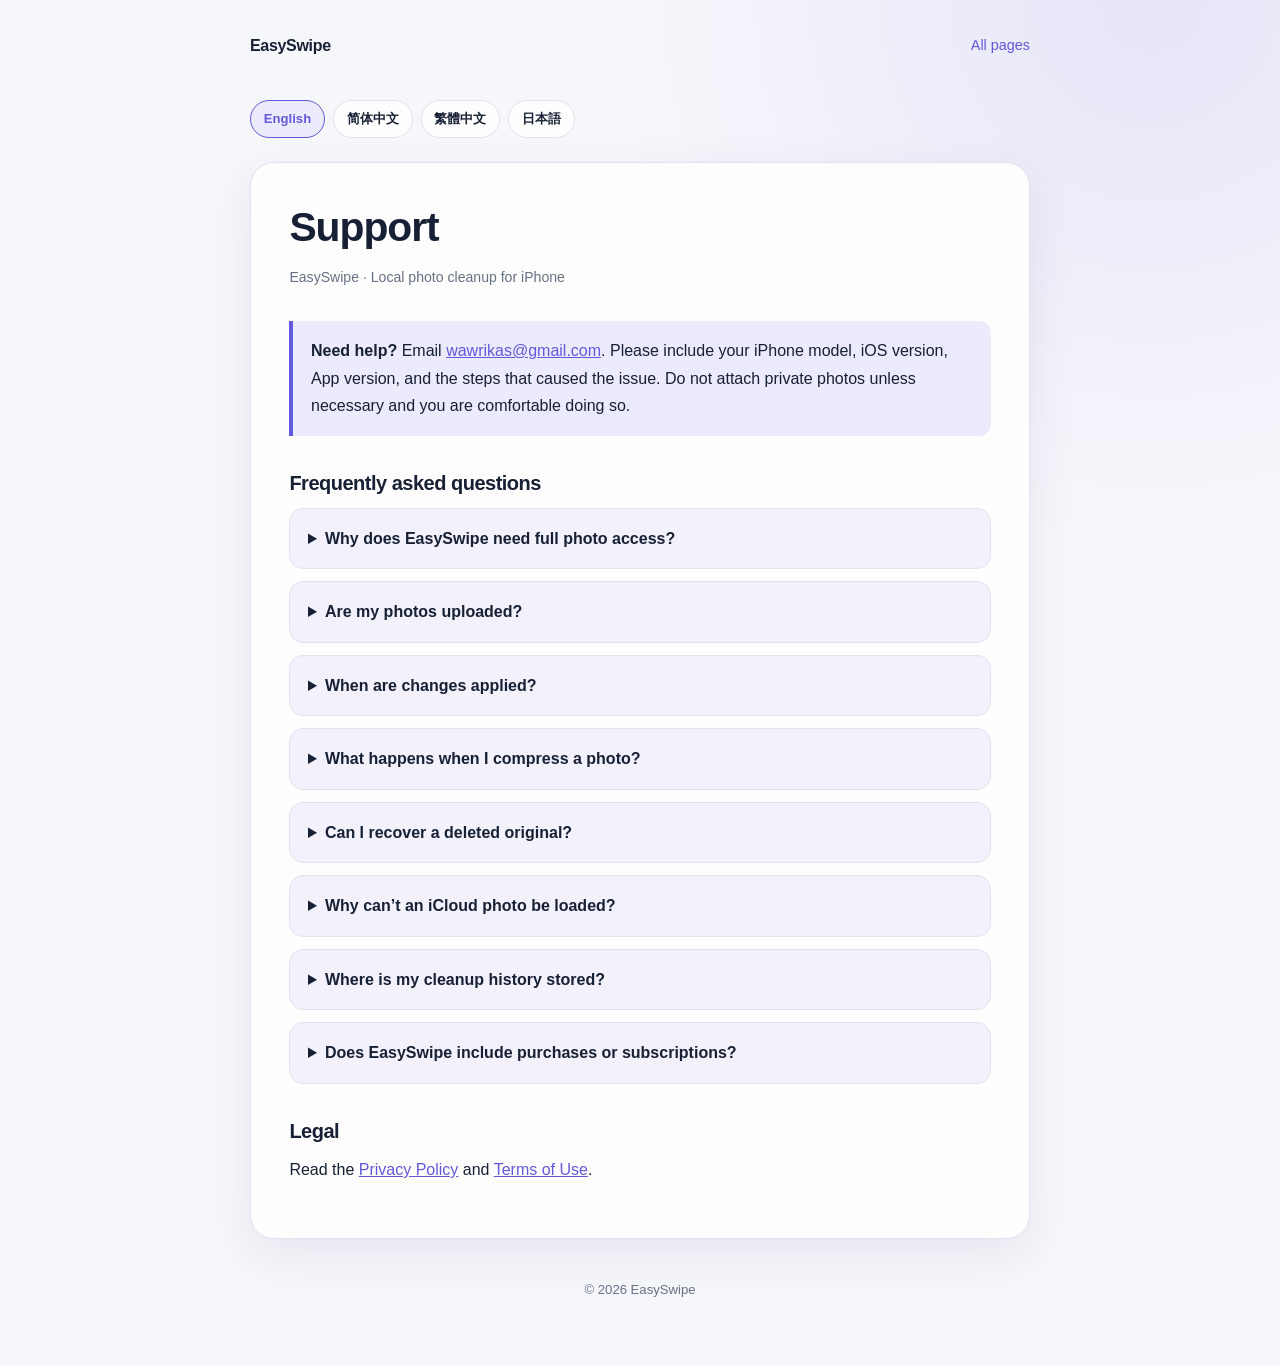
<file: photo_card/support.html>
<!doctype html>
<html lang="en">
<head>
  <meta charset="utf-8">
  <meta name="viewport" content="width=device-width, initial-scale=1">
  <meta name="description" content="EasySwipe support and frequently asked questions.">
  <title>EasySwipe — Support</title>
  <link rel="stylesheet" href="styles.css">
  <script src="site.js" defer></script>
</head>
<body>
  <main class="shell">
    <header class="topbar"><a class="brand" href="./">EasySwipe</a><a class="back-link" href="./">All pages</a></header>
    <nav class="language-picker" aria-label="Language">
      <button type="button" data-language="en" aria-pressed="true">English</button>
      <button type="button" data-language="zh-Hans" aria-pressed="false">简体中文</button>
      <button type="button" data-language="zh-Hant" aria-pressed="false">繁體中文</button>
      <button type="button" data-language="ja" aria-pressed="false">日本語</button>
    </nav>

    <article class="document language-section" data-language-section="en">
      <h1>Support</h1><p class="updated">EasySwipe · Local photo cleanup for iPhone</p>
      <div class="callout"><p><strong>Need help?</strong> Email <a href="mailto:wawrikas@gmail.com?subject=EasySwipe%20Support">wawrikas@gmail.com</a>. Please include your iPhone model, iOS version, App version, and the steps that caused the issue. Do not attach private photos unless necessary and you are comfortable doing so.</p></div>
      <h2>Frequently asked questions</h2>
      <details><summary>Why does EasySwipe need full photo access?</summary><p>The core workflow must read photos and, after your confirmation, save compressed copies or request deletion. You can change access in iOS Settings → Privacy &amp; Security → Photos → EasySwipe.</p></details>
      <details><summary>Are my photos uploaded?</summary><p>No. Photo viewing and compression happen on your iPhone. EasySwipe has no account, developer server, analytics SDK, or advertising SDK.</p></details>
      <details><summary>When are changes applied?</summary><p>Swipes queue your choices. Changes to your library are requested when you end and confirm the session. iOS may show an additional system confirmation.</p></details>
      <details><summary>What happens when I compress a photo?</summary><p>EasySwipe creates a compressed HEIC still image and requests deletion of the original in the same confirmed operation. Quality or some motion, audio, metadata, edits, and album relationships may not be preserved. Back up important photos first.</p></details>
      <details><summary>Can I recover a deleted original?</summary><p>Check Apple Photos → Albums → Recently Deleted. Recovery availability and duration are controlled by Apple Photos. EasySwipe cannot restore a photo after it is permanently removed.</p></details>
      <details><summary>Why can’t an iCloud photo be loaded?</summary><p>EasySwipe processes files locally and does not download iCloud-only originals. Open the photo in Apple Photos and let it download to the device, then try again.</p></details>
      <details><summary>Where is my cleanup history stored?</summary><p>Processing status, session counts, size estimates, and preferences are stored in the App’s local data container. Delete the App to remove these local records. This does not undo photo-library changes.</p></details>
      <details><summary>Does EasySwipe include purchases or subscriptions?</summary><p>No. The current App Store version is free and has no ads, subscriptions, or in-app purchases.</p></details>
      <h2>Legal</h2><p>Read the <a href="privacy-policy.html">Privacy Policy</a> and <a href="terms-of-use.html">Terms of Use</a>.</p>
    </article>

    <article class="document language-section" data-language-section="zh-Hans" hidden>
      <h1>支持中心</h1><p class="updated">EasySwipe · iPhone 本地照片整理</p>
      <div class="callout"><p><strong>需要帮助？</strong>请发送邮件至 <a href="mailto:wawrikas@gmail.com?subject=EasySwipe%20Support">wawrikas@gmail.com</a>，并注明 iPhone 型号、iOS 版本、App 版本和复现步骤。除非确有必要且你愿意，请勿附上私人照片。</p></div>
      <h2>常见问题</h2>
      <details><summary>为什么需要完整照片权限？</summary><p>核心流程需要读取照片，并在你确认后保存压缩副本或请求删除。可在 iOS“设置”→“隐私与安全性”→“照片”→“EasySwipe”中更改权限。</p></details>
      <details><summary>照片会被上传吗？</summary><p>不会。照片查看和压缩都在 iPhone 本地完成。EasySwipe 没有账号、开发者服务器、分析 SDK 或广告 SDK。</p></details>
      <details><summary>照片更改何时生效？</summary><p>滑动只会先记录你的选择。当你结束并确认本次整理时，App 才会向图库请求更改；iOS 还可能显示系统确认提示。</p></details>
      <details><summary>压缩照片时会发生什么？</summary><p>EasySwipe 会创建压缩后的 HEIC 静态图片，并在同一次确认操作中请求删除原图。画质、动态效果、声音、元数据、编辑信息或相册关联可能无法保留，请先备份重要照片。</p></details>
      <details><summary>可以恢复已删除的原图吗？</summary><p>请查看 Apple“照片”→“相簿”→“最近删除”。是否可恢复及保留时间由 Apple 照片管理。照片被永久删除后，EasySwipe 无法恢复。</p></details>
      <details><summary>为什么无法加载 iCloud 照片？</summary><p>EasySwipe 只在本地处理，不会下载仅存于 iCloud 的原图。请先在 Apple“照片”中打开并下载到设备，再重试。</p></details>
      <details><summary>整理历史保存在哪里？</summary><p>处理状态、会话统计、空间估算和偏好保存在 App 本地数据容器中。删除 App 可移除这些本地记录，但不会撤销已完成的图库更改。</p></details>
      <details><summary>EasySwipe 有购买或订阅吗？</summary><p>没有。当前 App Store 版本完全免费，无广告、订阅或 App 内购买。</p></details>
      <h2>法律信息</h2><p>查看<a href="privacy-policy.html">隐私政策</a>和<a href="terms-of-use.html">使用条款</a>。</p>
    </article>

    <article class="document language-section" data-language-section="zh-Hant" hidden>
      <h1>支援中心</h1><p class="updated">EasySwipe · iPhone 本機照片整理</p>
      <div class="callout"><p><strong>需要協助？</strong>請傳送電郵至 <a href="mailto:wawrikas@gmail.com?subject=EasySwipe%20Support">wawrikas@gmail.com</a>，並註明 iPhone 型號、iOS 版本、App 版本和重現步驟。除非確有必要且你願意，請勿附上私人照片。</p></div>
      <h2>常見問題</h2>
      <details><summary>為什麼需要完整照片權限？</summary><p>核心流程需要讀取照片，並在你確認後保存壓縮副本或要求刪除。可在 iOS「設定」→「隱私權與安全性」→「照片」→「EasySwipe」中更改權限。</p></details>
      <details><summary>照片會被上傳嗎？</summary><p>不會。照片查看和壓縮都在 iPhone 本機完成。EasySwipe 沒有帳號、開發者伺服器、分析 SDK 或廣告 SDK。</p></details>
      <details><summary>照片變更何時生效？</summary><p>滑動只會先記錄你的選擇。當你結束並確認本次整理時，App 才會向圖庫要求變更；iOS 還可能顯示系統確認提示。</p></details>
      <details><summary>壓縮照片時會發生什麼？</summary><p>EasySwipe 會建立壓縮後的 HEIC 靜態圖片，並在同一次確認操作中要求刪除原圖。畫質、動態效果、聲音、中繼資料、編輯資訊或相簿關聯可能無法保留，請先備份重要照片。</p></details>
      <details><summary>可以恢復已刪除的原圖嗎？</summary><p>請查看 Apple「照片」→「相簿」→「最近刪除」。是否可恢復及保留時間由 Apple 照片管理。照片被永久刪除後，EasySwipe 無法恢復。</p></details>
      <details><summary>為什麼無法載入 iCloud 照片？</summary><p>EasySwipe 只在本機處理，不會下載只存在於 iCloud 的原圖。請先在 Apple「照片」中開啟並下載到裝置，再重試。</p></details>
      <details><summary>整理歷史保存在哪裡？</summary><p>處理狀態、工作階段統計、空間估算和偏好保存在 App 本機資料容器中。刪除 App 可移除這些本機記錄，但不會撤銷已完成的圖庫變更。</p></details>
      <details><summary>EasySwipe 有購買或訂閱嗎？</summary><p>沒有。當前 App Store 版本完全免費，沒有廣告、訂閱或 App 內購買。</p></details>
      <h2>法律資訊</h2><p>查看<a href="privacy-policy.html">隱私權政策</a>和<a href="terms-of-use.html">使用條款</a>。</p>
    </article>

    <article class="document language-section" data-language-section="ja" hidden>
      <h1>サポート</h1><p class="updated">EasySwipe · iPhone 内で完結する写真整理</p>
      <div class="callout"><p><strong>お問い合わせ：</strong><a href="mailto:wawrikas@gmail.com?subject=EasySwipe%20Support">wawrikas@gmail.com</a> に、iPhone のモデル、iOS と App のバージョン、問題の再現手順をお送りください。必要で、ご自身が共有に同意できる場合を除き、個人的な写真を添付しないでください。</p></div>
      <h2>よくある質問</h2>
      <details><summary>写真へのフルアクセスが必要なのはなぜですか？</summary><p>写真の表示と、確認後の圧縮画像の保存・削除要求に必要です。「設定」→「プライバシーとセキュリティ」→「写真」→「EasySwipe」で変更できます。</p></details>
      <details><summary>写真はアップロードされますか？</summary><p>いいえ。表示と圧縮は iPhone 内で行われます。アカウント、開発者サーバー、分析 SDK、広告 SDK はありません。</p></details>
      <details><summary>変更はいつ反映されますか？</summary><p>スワイプ時は選択が保留されます。セッションを終了して確定すると、写真ライブラリへの変更が要求されます。iOS の確認画面が追加で表示されることがあります。</p></details>
      <details><summary>写真を圧縮するとどうなりますか？</summary><p>圧縮済み HEIC 静止画を作成し、同じ確定操作で元写真の削除を要求します。画質、モーション、音声、メタデータ、編集内容、アルバム関連情報が保持されない場合があります。重要な写真は先にバックアップしてください。</p></details>
      <details><summary>削除した元写真は戻せますか？</summary><p>Apple「写真」→「アルバム」→「最近削除した項目」を確認してください。復元可否と期間は Apple Photos が管理します。完全に削除された写真を EasySwipe から復元することはできません。</p></details>
      <details><summary>iCloud の写真を読み込めないのはなぜですか？</summary><p>本 App は端末内で処理し、iCloud のみにある元写真をダウンロードしません。Apple「写真」で先に端末へダウンロードしてから再試行してください。</p></details>
      <details><summary>整理履歴はどこに保存されますか？</summary><p>処理状態、セッション統計、容量見積り、設定は App のローカルデータに保存されます。App を削除すると記録も削除されますが、写真ライブラリへの変更は元に戻りません。</p></details>
      <details><summary>購入やサブスクリプションはありますか？</summary><p>ありません。現在の App Store 版は完全無料で、広告、サブスクリプション、App 内課金はありません。</p></details>
      <h2>法的情報</h2><p><a href="privacy-policy.html">プライバシーポリシー</a>と<a href="terms-of-use.html">利用規約</a>をご確認ください。</p>
    </article>
    <footer>© 2026 EasySwipe</footer>
  </main>
</body>
</html>
</file>
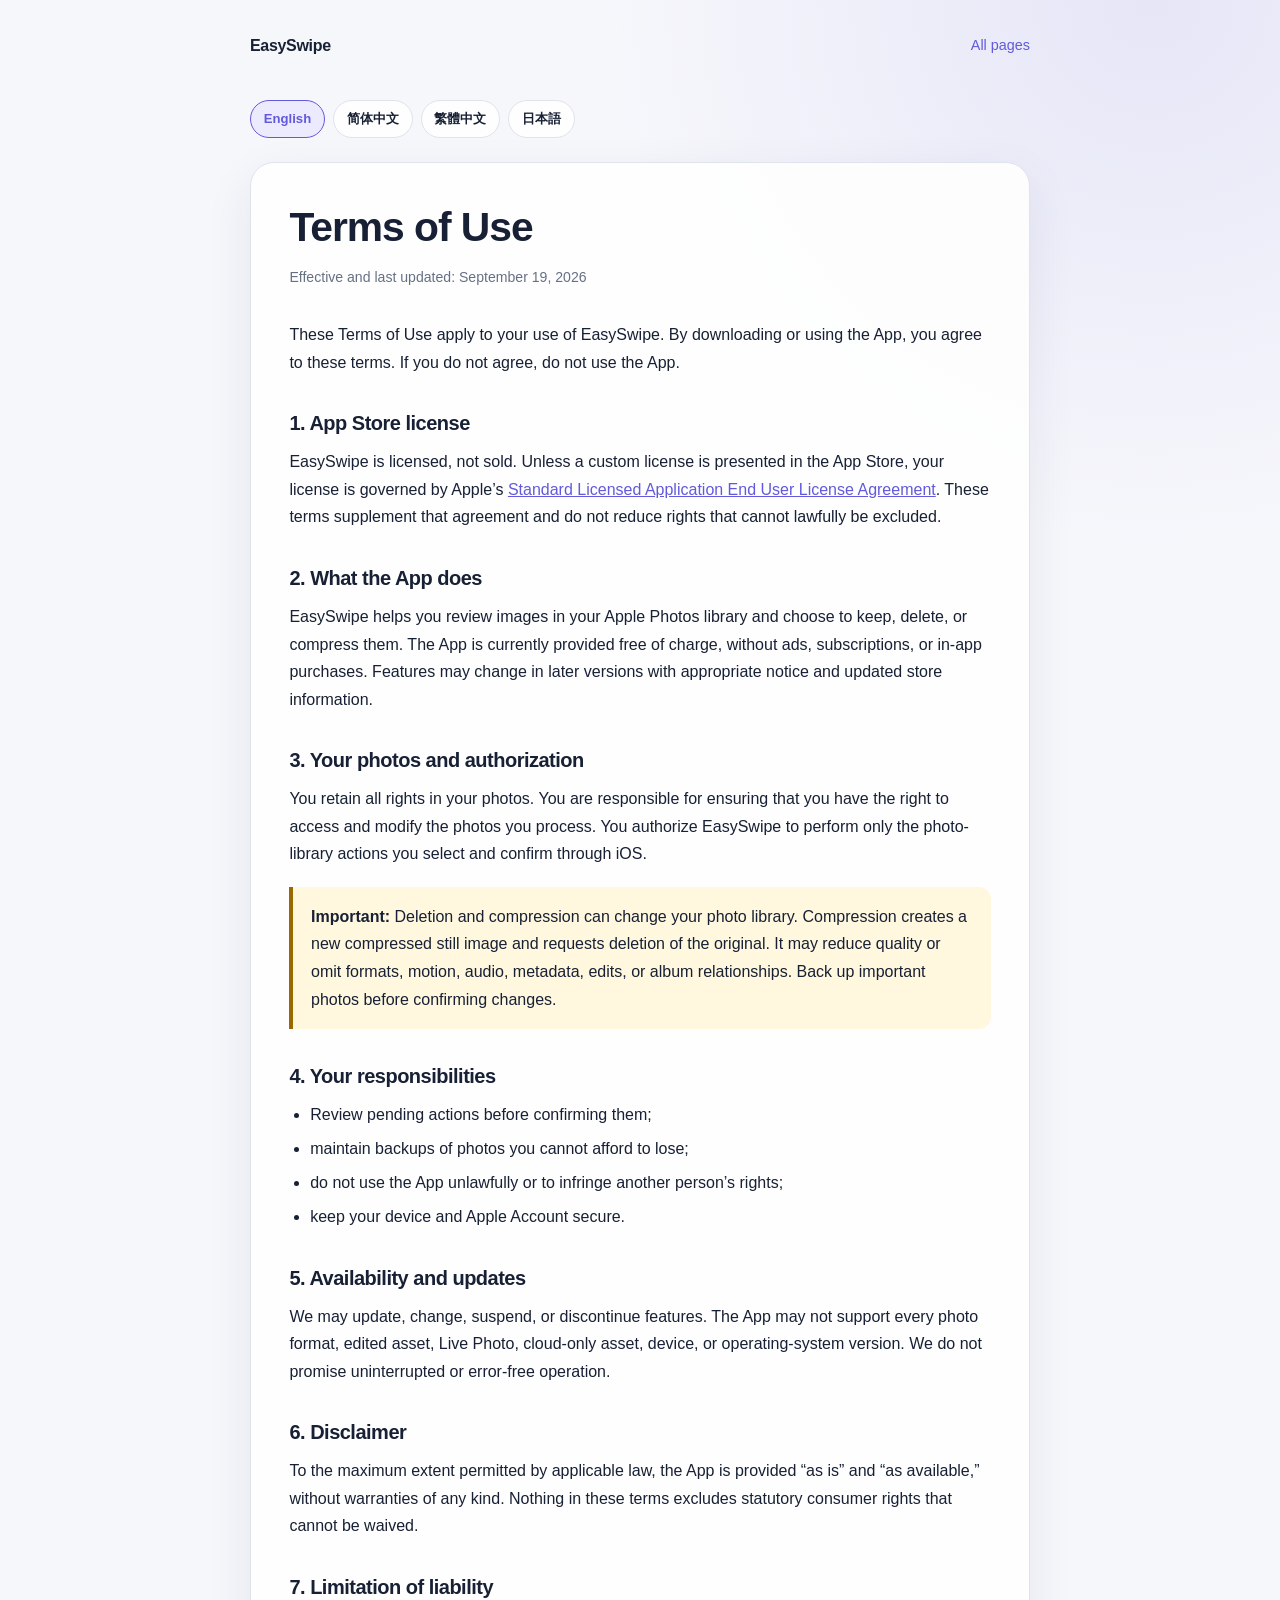
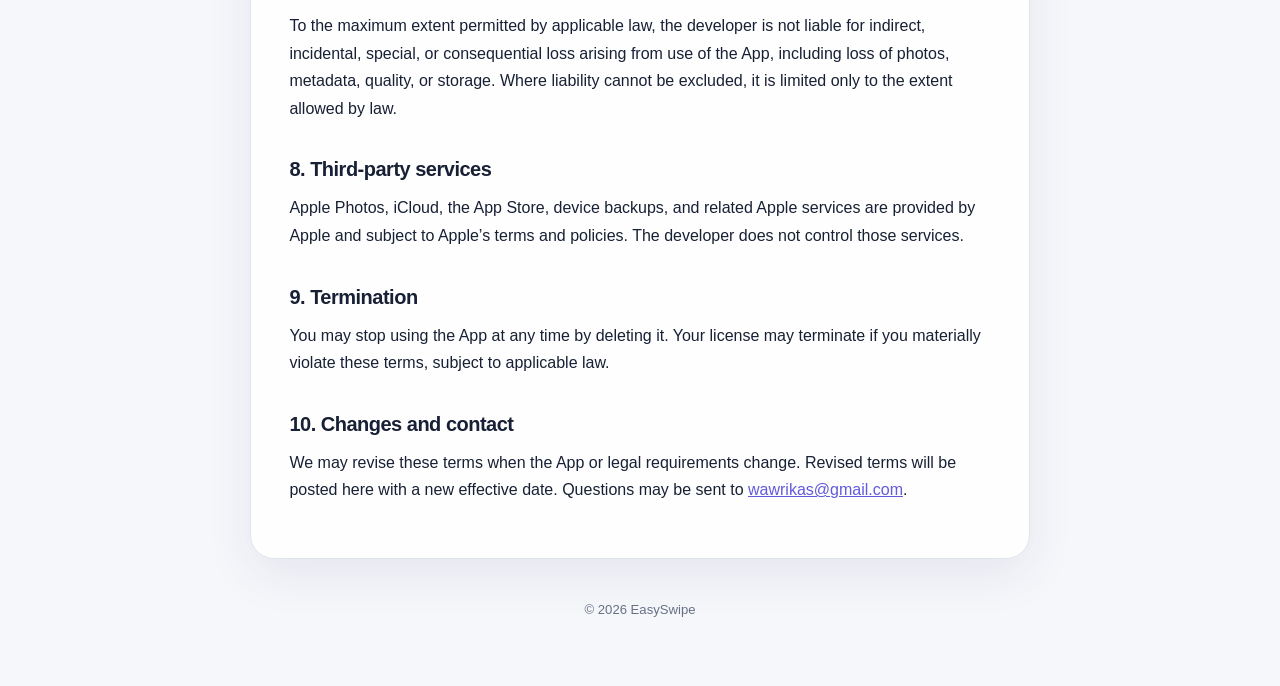
<file: photo_card/terms-of-use.html>
<!doctype html>
<html lang="en">
<head>
  <meta charset="utf-8">
  <meta name="viewport" content="width=device-width, initial-scale=1">
  <meta name="description" content="EasySwipe terms of use.">
  <title>EasySwipe — Terms of Use</title>
  <link rel="stylesheet" href="styles.css">
  <script src="site.js" defer></script>
</head>
<body>
  <main class="shell">
    <header class="topbar"><a class="brand" href="./">EasySwipe</a><a class="back-link" href="./">All pages</a></header>
    <nav class="language-picker" aria-label="Language">
      <button type="button" data-language="en" aria-pressed="true">English</button>
      <button type="button" data-language="zh-Hans" aria-pressed="false">简体中文</button>
      <button type="button" data-language="zh-Hant" aria-pressed="false">繁體中文</button>
      <button type="button" data-language="ja" aria-pressed="false">日本語</button>
    </nav>

    <article class="document language-section" data-language-section="en">
      <h1>Terms of Use</h1><p class="updated">Effective and last updated: September 19, 2026</p>
      <p>These Terms of Use apply to your use of EasySwipe. By downloading or using the App, you agree to these terms. If you do not agree, do not use the App.</p>
      <h2>1. App Store license</h2><p>EasySwipe is licensed, not sold. Unless a custom license is presented in the App Store, your license is governed by Apple’s <a href="https://www.apple.com/legal/internet-services/itunes/dev/stdeula/" target="_blank" rel="noopener">Standard Licensed Application End User License Agreement</a>. These terms supplement that agreement and do not reduce rights that cannot lawfully be excluded.</p>
      <h2>2. What the App does</h2><p>EasySwipe helps you review images in your Apple Photos library and choose to keep, delete, or compress them. The App is currently provided free of charge, without ads, subscriptions, or in-app purchases. Features may change in later versions with appropriate notice and updated store information.</p>
      <h2>3. Your photos and authorization</h2><p>You retain all rights in your photos. You are responsible for ensuring that you have the right to access and modify the photos you process. You authorize EasySwipe to perform only the photo-library actions you select and confirm through iOS.</p>
      <div class="callout warning"><p><strong>Important:</strong> Deletion and compression can change your photo library. Compression creates a new compressed still image and requests deletion of the original. It may reduce quality or omit formats, motion, audio, metadata, edits, or album relationships. Back up important photos before confirming changes.</p></div>
      <h2>4. Your responsibilities</h2><ul><li>Review pending actions before confirming them;</li><li>maintain backups of photos you cannot afford to lose;</li><li>do not use the App unlawfully or to infringe another person’s rights;</li><li>keep your device and Apple Account secure.</li></ul>
      <h2>5. Availability and updates</h2><p>We may update, change, suspend, or discontinue features. The App may not support every photo format, edited asset, Live Photo, cloud-only asset, device, or operating-system version. We do not promise uninterrupted or error-free operation.</p>
      <h2>6. Disclaimer</h2><p>To the maximum extent permitted by applicable law, the App is provided “as is” and “as available,” without warranties of any kind. Nothing in these terms excludes statutory consumer rights that cannot be waived.</p>
      <h2>7. Limitation of liability</h2><p>To the maximum extent permitted by applicable law, the developer is not liable for indirect, incidental, special, or consequential loss arising from use of the App, including loss of photos, metadata, quality, or storage. Where liability cannot be excluded, it is limited only to the extent allowed by law.</p>
      <h2>8. Third-party services</h2><p>Apple Photos, iCloud, the App Store, device backups, and related Apple services are provided by Apple and subject to Apple’s terms and policies. The developer does not control those services.</p>
      <h2>9. Termination</h2><p>You may stop using the App at any time by deleting it. Your license may terminate if you materially violate these terms, subject to applicable law.</p>
      <h2>10. Changes and contact</h2><p>We may revise these terms when the App or legal requirements change. Revised terms will be posted here with a new effective date. Questions may be sent to <a href="mailto:wawrikas@gmail.com">wawrikas@gmail.com</a>.</p>
    </article>

    <article class="document language-section" data-language-section="zh-Hans" hidden>
      <h1>使用条款</h1><p class="updated">生效及最后更新日期：2026 年 9 月 19 日</p>
      <p>本使用条款适用于 EasySwipe。下载或使用本 App 即表示你同意这些条款；若不同意，请勿使用。</p>
      <h2>1. App Store 许可</h2><p>EasySwipe 以许可方式提供，而非出售。除非 App Store 展示了自定义许可，否则你使用本 App 的许可受 Apple <a href="https://www.apple.com/legal/internet-services/itunes/dev/stdeula/" target="_blank" rel="noopener">标准许可应用最终用户许可协议</a>约束。本条款是对该协议的补充，不会限制依法不得排除的消费者权利。</p>
      <h2>2. App 功能</h2><p>EasySwipe 用于逐张查看 Apple 照片图库中的图片，并选择保留、删除或压缩。当前版本免费提供，无广告、订阅或 App 内购买。后续版本可能在适当通知并更新商店信息后调整功能。</p>
      <h2>3. 你的照片与授权</h2><p>你保留对照片的全部权利，并负责确保自己有权访问和修改所处理的照片。你授权 EasySwipe 仅执行由你选择并通过 iOS 确认的图库操作。</p>
      <div class="callout warning"><p><strong>重要提示：</strong>删除和压缩会更改你的照片图库。压缩会创建新的压缩静态图片并请求删除原图，可能降低画质或丢失某些格式、动态效果、声音、元数据、编辑信息或相册关联。确认前请备份重要照片。</p></div>
      <h2>4. 你的责任</h2><ul><li>确认前检查待执行操作；</li><li>为不可丢失的照片保留备份；</li><li>不得违法使用本 App 或侵犯他人权利；</li><li>妥善保护设备和 Apple 账户。</li></ul>
      <h2>5. 可用性与更新</h2><p>我们可能更新、调整、暂停或停止部分功能。本 App 未必支持所有照片格式、已编辑资源、Live Photo、仅云端资源、设备或系统版本，亦不保证持续无错误运行。</p>
      <h2>6. 免责声明</h2><p>在适用法律允许的最大范围内，本 App 按“现状”和“可用状态”提供，不作任何保证。本条款不排除依法不可放弃的消费者法定权利。</p>
      <h2>7. 责任限制</h2><p>在适用法律允许的最大范围内，开发者不对因使用本 App 产生的间接、附带、特殊或后果性损失负责，包括照片、元数据、画质或存储数据损失。依法不能排除的责任，仅在法律允许范围内受到限制。</p>
      <h2>8. 第三方服务</h2><p>Apple 照片、iCloud、App Store、设备备份及相关服务由 Apple 提供，并适用 Apple 的条款和政策；开发者无法控制这些服务。</p>
      <h2>9. 终止</h2><p>你可随时删除本 App 并停止使用。如你严重违反本条款，你的许可可能在适用法律允许的范围内终止。</p>
      <h2>10. 变更与联系</h2><p>我们可能因 App 或法律要求变化而修订本条款，并在此公布新的生效日期。相关问题请发送至 <a href="mailto:wawrikas@gmail.com">wawrikas@gmail.com</a>。</p>
    </article>

    <article class="document language-section" data-language-section="zh-Hant" hidden>
      <h1>使用條款</h1><p class="updated">生效及最後更新日期：2026 年 9 月 19 日</p>
      <p>本使用條款適用於 EasySwipe。下載或使用本 App 即表示你同意這些條款；若不同意，請勿使用。</p>
      <h2>1. App Store 授權</h2><p>EasySwipe 以授權方式提供，而非出售。除非 App Store 顯示自訂授權，否則你使用本 App 的授權受 Apple <a href="https://www.apple.com/legal/internet-services/itunes/dev/stdeula/" target="_blank" rel="noopener">標準授權應用程式使用者授權合約</a>約束。本條款為該合約的補充，不會限制依法不得排除的消費者權利。</p>
      <h2>2. App 功能</h2><p>EasySwipe 用於逐張查看 Apple 照片圖庫中的圖片，並選擇保留、刪除或壓縮。當前版本免費提供，沒有廣告、訂閱或 App 內購買。後續版本可能在適當通知並更新商店資訊後調整功能。</p>
      <h2>3. 你的照片與授權</h2><p>你保留對照片的全部權利，並負責確保自己有權存取和修改所處理的照片。你授權 EasySwipe 只執行由你選擇並透過 iOS 確認的圖庫操作。</p>
      <div class="callout warning"><p><strong>重要提示：</strong>刪除和壓縮會更改你的照片圖庫。壓縮會建立新的壓縮靜態圖片並要求刪除原圖，可能降低畫質或遺失某些格式、動態效果、聲音、中繼資料、編輯資訊或相簿關聯。確認前請備份重要照片。</p></div>
      <h2>4. 你的責任</h2><ul><li>確認前檢查待執行操作；</li><li>為不可遺失的照片保留備份；</li><li>不得違法使用本 App 或侵犯他人權利；</li><li>妥善保護裝置和 Apple 帳戶。</li></ul>
      <h2>5. 可用性與更新</h2><p>我們可能更新、調整、暫停或停止部分功能。本 App 未必支援所有照片格式、已編輯資源、Live Photo、僅雲端資源、裝置或系統版本，也不保證持續無錯誤運作。</p>
      <h2>6. 免責聲明</h2><p>在適用法律允許的最大範圍內，本 App 按「現狀」和「可用狀態」提供，不作任何保證。本條款不排除依法不可放棄的消費者法定權利。</p>
      <h2>7. 責任限制</h2><p>在適用法律允許的最大範圍內，開發者不對因使用本 App 產生的間接、附帶、特殊或後果性損失負責，包括照片、中繼資料、畫質或儲存資料損失。依法不能排除的責任，只在法律允許範圍內受到限制。</p>
      <h2>8. 第三方服務</h2><p>Apple 照片、iCloud、App Store、裝置備份及相關服務由 Apple 提供，並適用 Apple 的條款和政策；開發者無法控制這些服務。</p>
      <h2>9. 終止</h2><p>你可隨時刪除本 App 並停止使用。如你嚴重違反本條款，你的授權可能在適用法律允許的範圍內終止。</p>
      <h2>10. 變更與聯絡</h2><p>我們可能因 App 或法律要求變化而修訂本條款，並在此公佈新的生效日期。相關問題請傳送至 <a href="mailto:wawrikas@gmail.com">wawrikas@gmail.com</a>。</p>
    </article>

    <article class="document language-section" data-language-section="ja" hidden>
      <h1>利用規約</h1><p class="updated">発効日・最終更新日：2026年9月19日</p>
      <p>本規約は EasySwipe の利用に適用されます。本 App をダウンロードまたは使用することで、本規約に同意したものとみなされます。</p>
      <h2>1. App Store ライセンス</h2><p>EasySwipe は販売ではなくライセンスされます。App Store にカスタムライセンスが表示されない限り、Apple の<a href="https://www.apple.com/legal/internet-services/itunes/dev/stdeula/" target="_blank" rel="noopener">標準使用許諾契約</a>が適用されます。本規約はその補足であり、法律上排除できない消費者の権利を制限しません。</p>
      <h2>2. App の機能</h2><p>本 App は Apple Photos の画像を一枚ずつ確認し、保持・削除・圧縮を選択するためのものです。現行版は無料で、広告、サブスクリプション、App 内課金はありません。</p>
      <h2>3. 写真と承認</h2><p>写真に関するすべての権利はユーザーに帰属します。処理する写真へアクセス・変更する権限があることはユーザーの責任です。本 App は、ユーザーが選択し iOS で確認した操作のみを実行します。</p>
      <div class="callout warning"><p><strong>重要：</strong>削除と圧縮は写真ライブラリを変更します。圧縮は新しい圧縮済み静止画を作成し、元写真の削除を要求します。画質、形式、モーション、音声、メタデータ、編集内容、アルバム関連情報が失われる場合があります。重要な写真は事前にバックアップしてください。</p></div>
      <h2>4. ユーザーの責任</h2><ul><li>確定前に保留中の操作を確認すること</li><li>失うことのできない写真をバックアップすること</li><li>違法または第三者の権利を侵害する方法で使用しないこと</li><li>端末と Apple Account を安全に管理すること</li></ul>
      <h2>5. 提供と更新</h2><p>機能を更新、変更、停止、終了する場合があります。すべての形式、編集済み写真、Live Photo、クラウドのみの写真、端末、OS への対応や、無停止・無エラー動作は保証しません。</p>
      <h2>6. 免責</h2><p>適用法で認められる最大限の範囲で、本 App は「現状有姿」「提供可能な範囲」で提供され、保証はありません。放棄できない法定の消費者権利は排除されません。</p>
      <h2>7. 責任の制限</h2><p>適用法で認められる最大限の範囲で、開発者は写真、メタデータ、品質、保存データの損失を含む間接・付随・特別・結果的損害について責任を負いません。</p>
      <h2>8. 第三者サービス</h2><p>Apple Photos、iCloud、App Store、端末バックアップ等は Apple が提供し、Apple の規約とポリシーが適用されます。</p>
      <h2>9. 終了</h2><p>App を削除することでいつでも利用を終了できます。本規約に重大な違反がある場合、適用法の範囲内でライセンスが終了することがあります。</p>
      <h2>10. 変更・お問い合わせ</h2><p>機能や法的要件に応じて本規約を更新する場合があります。お問い合わせ：<a href="mailto:wawrikas@gmail.com">wawrikas@gmail.com</a></p>
    </article>
    <footer>© 2026 EasySwipe</footer>
  </main>
</body>
</html>
</file>
<file: photo_card/styles.css>
:root {
  color-scheme: light dark;
  --bg: #f6f7fb;
  --surface: rgba(255, 255, 255, 0.88);
  --text: #172034;
  --muted: #667085;
  --border: #dfe3ec;
  --accent: #6259dc;
  --accent-soft: #eceafd;
  --warning: #9a6700;
  --warning-bg: #fff8df;
  --shadow: 0 16px 48px rgba(42, 40, 88, 0.08);
}

@media (prefers-color-scheme: dark) {
  :root {
    --bg: #10121a;
    --surface: rgba(27, 30, 42, 0.92);
    --text: #f4f5f8;
    --muted: #a8afc0;
    --border: #34394a;
    --accent: #aaa4ff;
    --accent-soft: #2b2850;
    --warning: #ffd66e;
    --warning-bg: #332b17;
    --shadow: none;
  }
}

* { box-sizing: border-box; }

html { scroll-behavior: smooth; }

body {
  margin: 0;
  background:
    radial-gradient(circle at 90% 0%, color-mix(in srgb, var(--accent) 11%, transparent), transparent 34rem),
    var(--bg);
  color: var(--text);
  font-family: -apple-system, BlinkMacSystemFont, "SF Pro Text", "Helvetica Neue", Arial, sans-serif;
  line-height: 1.72;
}

.shell {
  width: min(100% - 2rem, 780px);
  margin: 0 auto;
  padding: 2rem 0 4rem;
}

.topbar {
  display: flex;
  align-items: center;
  justify-content: space-between;
  gap: 1rem;
  margin-bottom: 2.5rem;
}

.brand {
  color: var(--text);
  font-weight: 800;
  letter-spacing: -0.02em;
  text-decoration: none;
}

.back-link, a { color: var(--accent); }

.back-link {
  font-size: 0.9rem;
  text-decoration: none;
}

.hero {
  padding: 2rem;
  border: 1px solid var(--border);
  border-radius: 24px;
  background: var(--surface);
  box-shadow: var(--shadow);
}

.eyebrow {
  margin: 0 0 0.6rem;
  color: var(--accent);
  font-size: 0.78rem;
  font-weight: 800;
  letter-spacing: 0.12em;
  text-transform: uppercase;
}

h1, h2, h3 { line-height: 1.25; letter-spacing: -0.025em; }
h1 { margin: 0 0 0.75rem; font-size: clamp(2rem, 6vw, 3.35rem); }
h2 { margin: 2.2rem 0 0.75rem; font-size: 1.25rem; }
h3 { margin: 1.4rem 0 0.45rem; font-size: 1rem; }
p { margin: 0 0 1rem; }
ul { margin: 0.4rem 0 1rem; padding-left: 1.3rem; }
li + li { margin-top: 0.4rem; }
.lead, .muted { color: var(--muted); }
.lead { max-width: 62ch; font-size: 1.06rem; }

.grid {
  display: grid;
  grid-template-columns: repeat(3, minmax(0, 1fr));
  gap: 1rem;
  margin-top: 1.25rem;
}

.card {
  display: block;
  min-height: 160px;
  padding: 1.25rem;
  border: 1px solid var(--border);
  border-radius: 18px;
  background: var(--surface);
  color: inherit;
  text-decoration: none;
  transition: transform 160ms ease, border-color 160ms ease;
}

.card:hover, .card:focus-visible {
  border-color: var(--accent);
  transform: translateY(-2px);
}

.card strong { display: block; margin-bottom: 0.4rem; }
.card span { color: var(--muted); font-size: 0.9rem; }

.language-picker {
  display: flex;
  flex-wrap: wrap;
  gap: 0.5rem;
  margin: 0 0 1.5rem;
}

.language-picker button {
  min-height: 38px;
  padding: 0.45rem 0.8rem;
  border: 1px solid var(--border);
  border-radius: 999px;
  background: var(--surface);
  color: var(--text);
  cursor: pointer;
  font: inherit;
  font-size: 0.82rem;
  font-weight: 650;
}

.language-picker button[aria-pressed="true"] {
  border-color: var(--accent);
  background: var(--accent-soft);
  color: var(--accent);
}

.language-section[hidden] { display: none; }

.document {
  padding: clamp(1.3rem, 5vw, 2.4rem);
  border: 1px solid var(--border);
  border-radius: 24px;
  background: var(--surface);
  box-shadow: var(--shadow);
}

.document h1 { font-size: clamp(1.8rem, 5vw, 2.55rem); }
.updated { margin-bottom: 2rem; color: var(--muted); font-size: 0.88rem; }

.callout {
  margin: 1.2rem 0;
  padding: 1rem 1.1rem;
  border-left: 4px solid var(--accent);
  border-radius: 0 12px 12px 0;
  background: var(--accent-soft);
}

.callout.warning {
  border-color: var(--warning);
  background: var(--warning-bg);
}

.callout p:last-child { margin-bottom: 0; }

details {
  margin: 0 0 0.75rem;
  padding: 1rem 1.1rem;
  border: 1px solid var(--border);
  border-radius: 14px;
  background: color-mix(in srgb, var(--surface) 92%, var(--accent) 8%);
}

summary { cursor: pointer; font-weight: 750; }
details p { margin: 0.7rem 0 0; color: var(--muted); }

footer {
  padding-top: 2.5rem;
  color: var(--muted);
  font-size: 0.82rem;
  text-align: center;
}

@media (max-width: 680px) {
  .shell { width: min(100% - 1.25rem, 780px); padding-top: 1rem; }
  .topbar { margin-bottom: 1.25rem; }
  .hero { padding: 1.35rem; border-radius: 18px; }
  .grid { grid-template-columns: 1fr; }
  .card { min-height: auto; }
  .document { border-radius: 18px; }
}

@media print {
  body { background: white; color: black; }
  .shell { width: 100%; max-width: none; padding: 0; }
  .topbar, .language-picker, footer { display: none; }
  .document { border: 0; box-shadow: none; padding: 0; }
  a { color: inherit; text-decoration: underline; }
}
</file>
